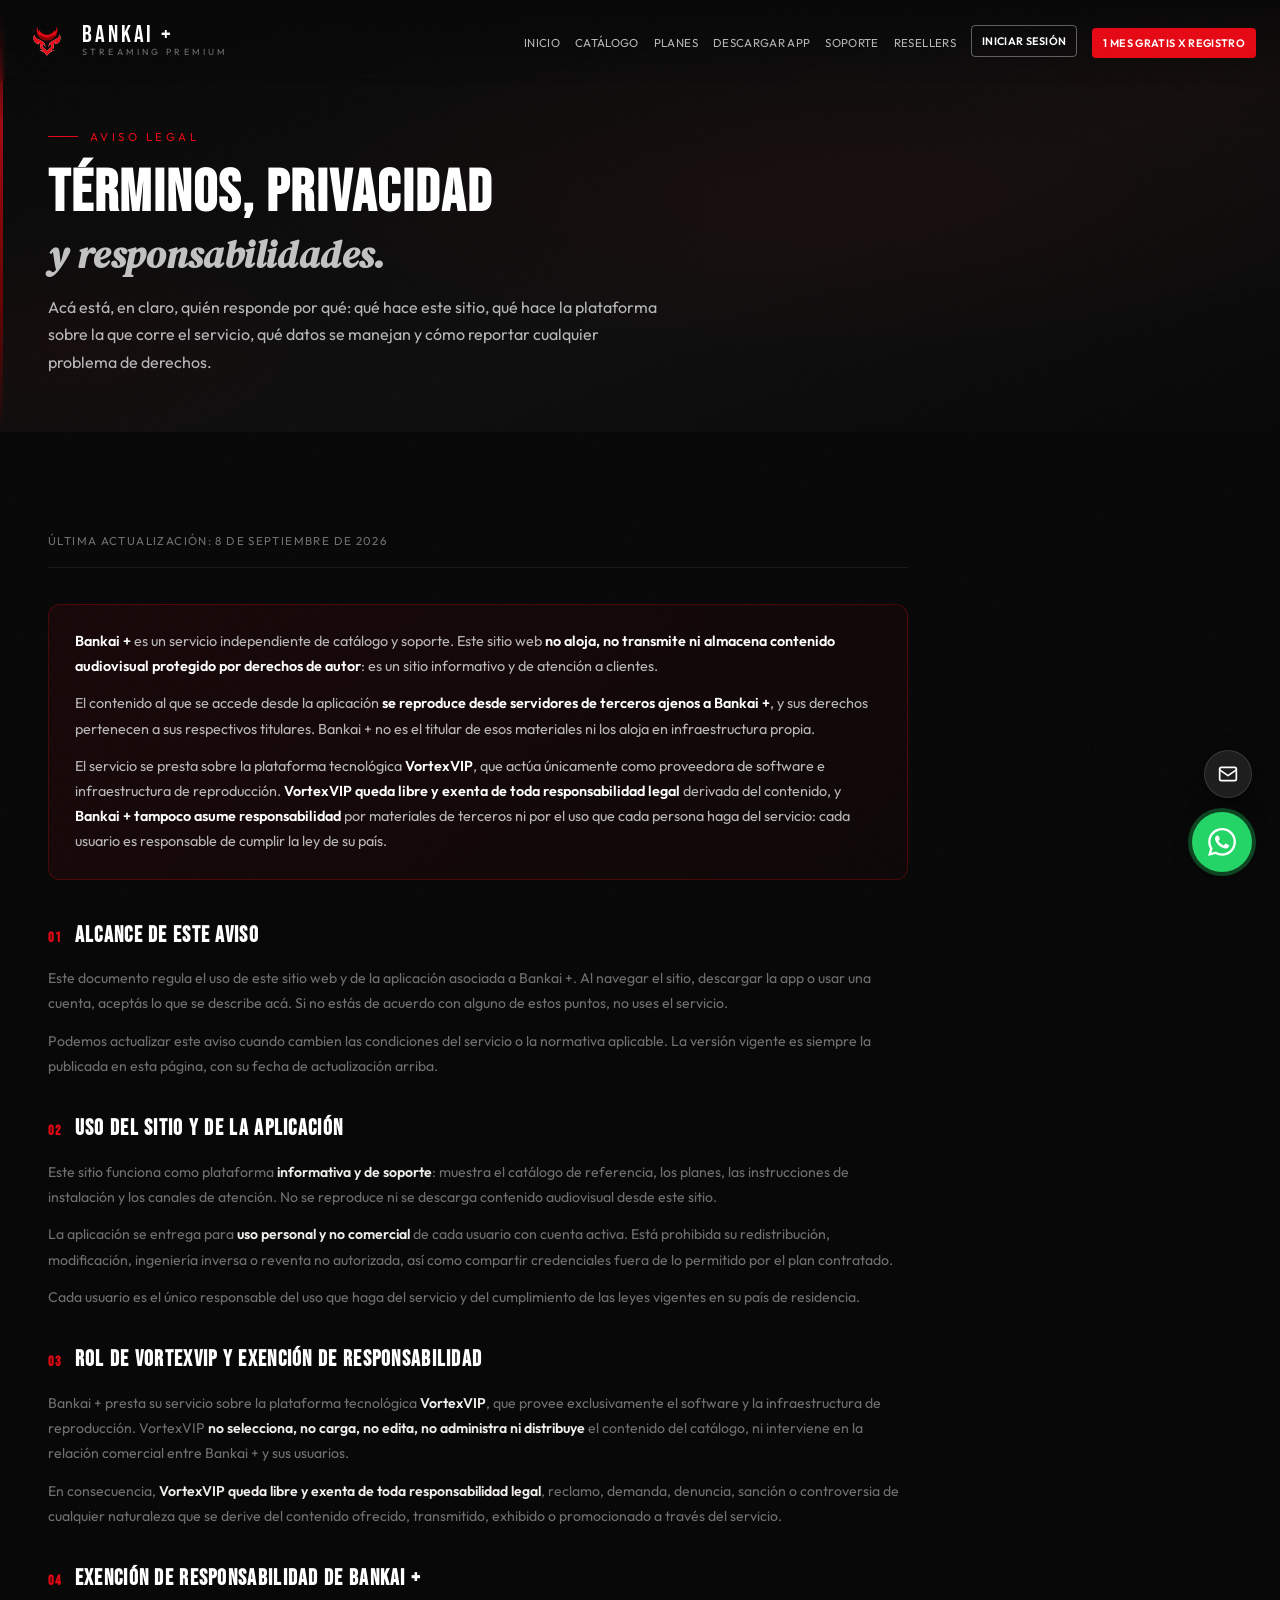
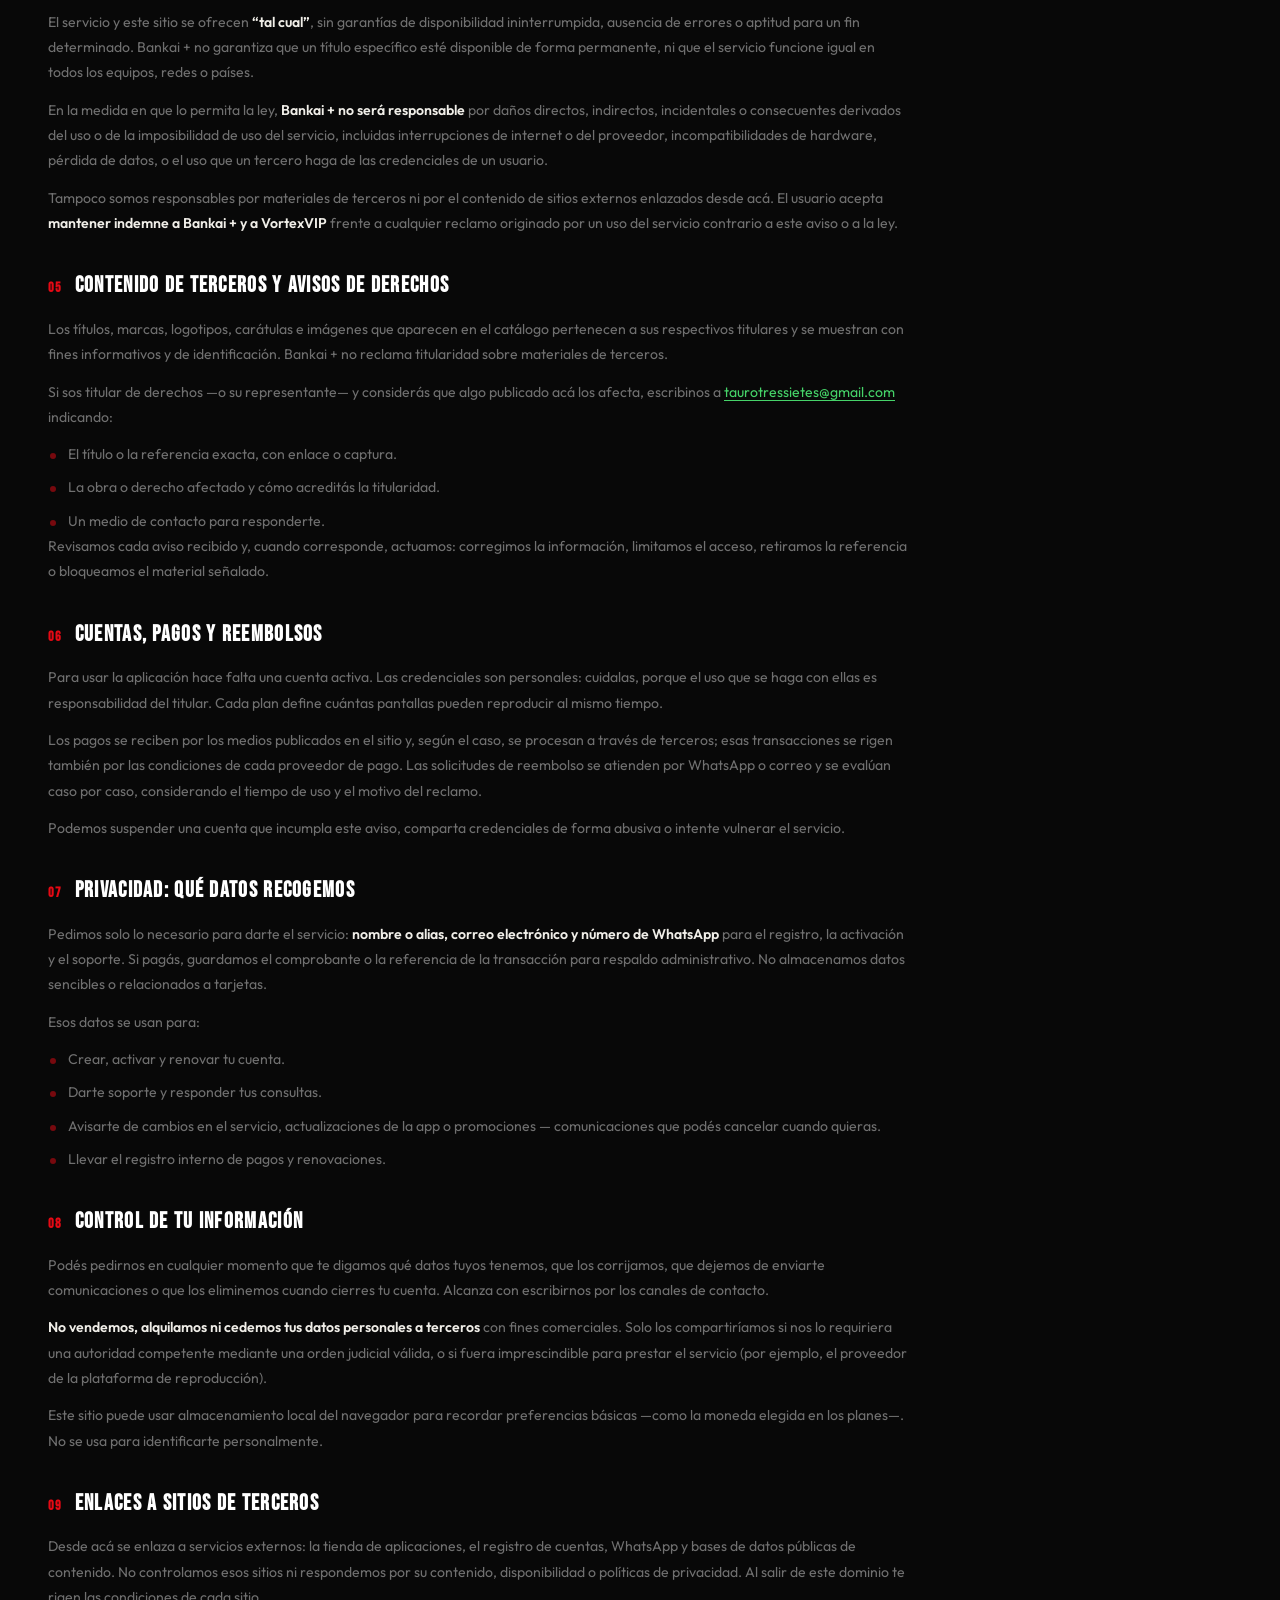
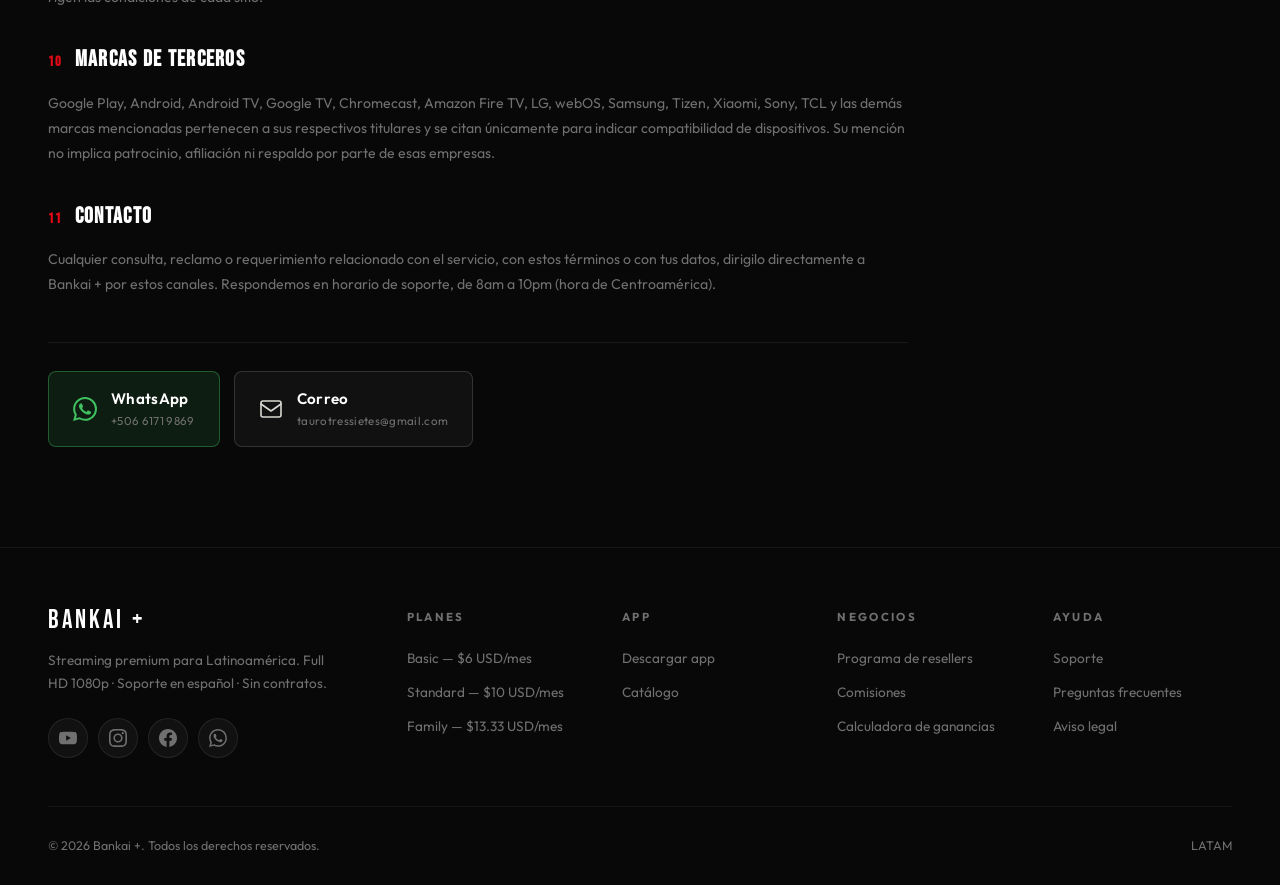
<file: legal/index.html>
<!DOCTYPE html>
<html lang="es-419">
<head>
  <meta charset="UTF-8">
  <meta name="viewport" content="width=device-width, initial-scale=1.0">
  <title>Aviso legal y privacidad | Bankai +</title>

  <!-- SEO Meta Tags -->
  <meta name="description" content="Aviso legal, términos de uso y política de privacidad de Bankai +: titularidad del contenido, rol de la plataforma VortexVIP, avisos de derechos, pagos y reembolsos, y tratamiento de datos.">
  <meta name="author" content="Bankai +">
  <meta name="robots" content="index, follow">
  <link rel="canonical" href="https://www.bankaiplus.com/legal">
  <meta name="theme-color" content="#E50914">
  <link rel="icon" type="image/svg+xml" href="../images/logo/logo.svg">
  <link rel="apple-touch-icon" href="../images/logo/logo.svg">

  <!-- Open Graph -->
  <meta property="og:type" content="website">
  <meta property="og:url" content="https://www.bankaiplus.com/legal">
  <meta property="og:title" content="Aviso legal y privacidad | Bankai +">
  <meta property="og:description" content="Términos de uso, exención de responsabilidad y política de privacidad de Bankai +.">
  <meta property="og:image" content="https://www.bankaiplus.com/images/og.jpg">
  <meta property="og:locale" content="es_LA">
  <meta property="og:site_name" content="Bankai +">

  <!-- Fuentes -->
  <link rel="preconnect" href="https://fonts.googleapis.com">
  <link rel="preconnect" href="https://fonts.gstatic.com" crossorigin>
  <link href="https://fonts.googleapis.com/css2?family=Bebas+Neue&family=Outfit:wght@300;400;500;600;700&family=DM+Serif+Display:ital@0;1&display=swap" rel="stylesheet">

  <!-- CSS -->
  <link rel="stylesheet" href="../css/variables.css">
  <link rel="stylesheet" href="../css/base.css">
  <link rel="stylesheet" href="../css/nav.css">
  <link rel="stylesheet" href="../css/sections.css">
  <link rel="stylesheet" href="../css/footer.css">
  <link rel="stylesheet" href="../css/social.css">
  <link rel="stylesheet" href="../css/responsive.css">
  <link rel="stylesheet" href="../css/info-pages.css">
  <link rel="stylesheet" href="../css/floating-btns.css">
</head>
<body>

<!-- ══════════════════════════════════════════════════════════
     NAV
═══════════════════════════════════════════════════════════ -->
<nav aria-label="Navegación principal">
  <a href="../index.html" class="logo" aria-label="Bankai + — inicio">
    <div class="logo-mark" aria-hidden="true">
      <img src="../images/logo/logo.svg" alt="Bankai + Logo" style="width: 100%; height: 100%; object-fit: contain;">
    </div>
    <div>
      <div class="logo-text">Bankai +</div>
      <div class="logo-sub">Streaming Premium</div>
    </div>
  </a>

  <ul class="nav-links" role="list">
    <li><a href="../index.html">Inicio</a></li>
    <li><a href="../catalog">Catálogo</a></li>
    <li><a href="../index.html#pricing">Planes</a></li>
    <li><a href="../descargar">Descargar App</a></li>
    <li><a href="../soporte">Soporte</a></li>
    <li><a href="../resellers">Resellers</a></li>
    <li data-web-link="/"><a href="https://ver.bankaiplus.com/" class="nav-login">Iniciar sesión</a></li>
    <li><a href="https://app.vortexvip.org/register?code=hMXSHQE8P4" class="nav-cta" target="_blank" rel="noopener">1 Mes Gratis x Registro</a></li>
  </ul>

  <button class="nav-hamburger" aria-label="Abrir menú" aria-expanded="false" aria-controls="nav-mobile">
    <span></span><span></span><span></span>
  </button>
</nav>

<nav class="nav-mobile" id="nav-mobile" aria-label="Menú móvil">
  <a href="../index.html">Inicio</a>
  <a href="../catalog">Catálogo</a>
  <a href="../index.html#pricing">Planes</a>
  <a href="../descargar">Descargar App</a>
  <a href="../soporte">Soporte</a>
  <a href="../resellers">Resellers</a>
  <a href="https://ver.bankaiplus.com/" class="nav-login-mobile" data-web-link="/">Iniciar sesión</a>
  <a href="https://app.vortexvip.org/register?code=hMXSHQE8P4" class="nav-cta-mobile" target="_blank" rel="noopener">1 Mes Gratis x Registro</a>
</nav>

<!-- ══════════════════════════════════════════════════════════
     HERO
═══════════════════════════════════════════════════════════ -->
<header class="info-hero" aria-labelledby="legal-heading">
  <div class="info-hero-bg" aria-hidden="true"></div>

  <div class="info-hero-inner">
    <div class="section-label" aria-hidden="true">Aviso legal</div>

    <h1 class="info-title" id="legal-heading">
      Términos, privacidad
      <span>y responsabilidades.</span>
    </h1>

    <p class="info-sub">
      Acá está, en claro, quién responde por qué: qué hace este sitio, qué
      hace la plataforma sobre la que corre el servicio, qué datos se
      manejan y cómo reportar cualquier problema de derechos.
    </p>
  </div>
</header>

<!-- ══════════════════════════════════════════════════════════
     DOCUMENTO
═══════════════════════════════════════════════════════════ -->
<main class="section legal-doc">
  <div class="legal-inner">

    <p class="legal-updated">Última actualización: 8 de septiembre de 2026</p>

    <!-- Lo esencial, destacado -->
    <div class="legal-callout">
      <p>
        <strong>Bankai +</strong> es un servicio independiente de catálogo y
        soporte. Este sitio web <strong>no aloja, no transmite ni almacena
        contenido audiovisual protegido por derechos de autor</strong>: es un
        sitio informativo y de atención a clientes.
      </p>
      <p>
        El contenido al que se accede desde la aplicación <strong>se reproduce
        desde servidores de terceros ajenos a Bankai +</strong>, y sus derechos
        pertenecen a sus respectivos titulares. Bankai + no es el titular de
        esos materiales ni los aloja en infraestructura propia.
      </p>
      <p>
        El servicio se presta sobre la plataforma tecnológica
        <strong>VortexVIP</strong>, que actúa únicamente como proveedora de
        software e infraestructura de reproducción. <strong>VortexVIP queda
        libre y exenta de toda responsabilidad legal</strong> derivada del
        contenido, y <strong>Bankai + tampoco asume responsabilidad</strong> por
        materiales de terceros ni por el uso que cada persona haga del servicio:
        cada usuario es responsable de cumplir la ley de su país.
      </p>
    </div>

    <!-- 1 -->
    <section class="legal-block">
      <h2><span class="legal-n">01</span> Alcance de este aviso</h2>
      <p>
        Este documento regula el uso de este sitio web y de la aplicación
        asociada a Bankai +. Al navegar el sitio, descargar la app o usar una
        cuenta, aceptás lo que se describe acá. Si no estás de acuerdo con
        alguno de estos puntos, no uses el servicio.
      </p>
      <p>
        Podemos actualizar este aviso cuando cambien las condiciones del
        servicio o la normativa aplicable. La versión vigente es siempre la
        publicada en esta página, con su fecha de actualización arriba.
      </p>
    </section>

    <!-- 2 -->
    <section class="legal-block">
      <h2><span class="legal-n">02</span> Uso del sitio y de la aplicación</h2>
      <p>
        Este sitio funciona como plataforma <strong>informativa y de
        soporte</strong>: muestra el catálogo de referencia, los planes, las
        instrucciones de instalación y los canales de atención. No se reproduce
        ni se descarga contenido audiovisual desde este sitio.
      </p>
      <p>
        La aplicación se entrega para <strong>uso personal y no comercial</strong>
        de cada usuario con cuenta activa. Está prohibida su redistribución,
        modificación, ingeniería inversa o reventa no autorizada, así como
        compartir credenciales fuera de lo permitido por el plan contratado.
      </p>
      <p>
        Cada usuario es el único responsable del uso que haga del servicio y del
        cumplimiento de las leyes vigentes en su país de residencia.
      </p>
    </section>

    <!-- 3 -->
    <section class="legal-block">
      <h2><span class="legal-n">03</span> Rol de VortexVIP y exención de responsabilidad</h2>
      <p>
        Bankai + presta su servicio sobre la plataforma tecnológica
        <strong>VortexVIP</strong>, que provee exclusivamente el software y la
        infraestructura de reproducción. VortexVIP <strong>no selecciona, no
        carga, no edita, no administra ni distribuye</strong> el contenido del
        catálogo, ni interviene en la relación comercial entre Bankai + y sus
        usuarios.
      </p>
      <p>
        En consecuencia, <strong>VortexVIP queda libre y exenta de toda
        responsabilidad legal</strong>, reclamo, demanda, denuncia, sanción o
        controversia de cualquier naturaleza que se derive del contenido
        ofrecido, transmitido, exhibido o promocionado a través del servicio.
      </p>
    </section>

    <!-- 4 -->
    <section class="legal-block">
      <h2><span class="legal-n">04</span> Exención de responsabilidad de Bankai +</h2>
      <p>
        El servicio y este sitio se ofrecen <strong>“tal cual”</strong>, sin
        garantías de disponibilidad ininterrumpida, ausencia de errores o
        aptitud para un fin determinado. Bankai + no garantiza que un título
        específico esté disponible de forma permanente, ni que el servicio
        funcione igual en todos los equipos, redes o países.
      </p>
      <p>
        En la medida en que lo permita la ley, <strong>Bankai + no será
        responsable</strong> por daños directos, indirectos, incidentales o
        consecuentes derivados del uso o de la imposibilidad de uso del
        servicio, incluidas interrupciones de internet o del proveedor,
        incompatibilidades de hardware, pérdida de datos, o el uso que un
        tercero haga de las credenciales de un usuario.
      </p>
      <p>
        Tampoco somos responsables por materiales de terceros ni por el
        contenido de sitios externos enlazados desde acá. El usuario acepta
        <strong>mantener indemne a Bankai + y a VortexVIP</strong> frente a
        cualquier reclamo originado por un uso del servicio contrario a este
        aviso o a la ley.
      </p>
    </section>

    <!-- 5 -->
    <section class="legal-block">
      <h2><span class="legal-n">05</span> Contenido de terceros y avisos de derechos</h2>
      <p>
        Los títulos, marcas, logotipos, carátulas e imágenes que aparecen en el
        catálogo pertenecen a sus respectivos titulares y se muestran con fines
        informativos y de identificación. Bankai + no reclama titularidad sobre
        materiales de terceros.
      </p>
      <p>
        Si sos titular de derechos —o su representante— y considerás que algo
        publicado acá los afecta, escribinos a
        <a href="mailto:taurotressietes@gmail.com?subject=Aviso%20de%20derechos%20-%20Bankai%20%2B" data-cfg="contact.email">taurotressietes@gmail.com</a>
        indicando:
      </p>
      <ul>
        <li>El título o la referencia exacta, con enlace o captura.</li>
        <li>La obra o derecho afectado y cómo acreditás la titularidad.</li>
        <li>Un medio de contacto para responderte.</li>
      </ul>
      <p>
        Revisamos cada aviso recibido y, cuando corresponde, actuamos:
        corregimos la información, limitamos el acceso, retiramos la referencia
        o bloqueamos el material señalado.
      </p>
    </section>

    <!-- 6 -->
    <section class="legal-block">
      <h2><span class="legal-n">06</span> Cuentas, pagos y reembolsos</h2>
      <p>
        Para usar la aplicación hace falta una cuenta activa. Las credenciales
        son personales: cuidalas, porque el uso que se haga con ellas es
        responsabilidad del titular. Cada plan define cuántas pantallas pueden
        reproducir al mismo tiempo.
      </p>
      <p>
        Los pagos se reciben por los medios publicados en el sitio y, según el
        caso, se procesan a través de terceros; esas transacciones se rigen
        también por las condiciones de cada proveedor de pago. Las solicitudes
        de reembolso se atienden por WhatsApp o correo y se evalúan caso por
        caso, considerando el tiempo de uso y el motivo del reclamo.
      </p>
      <p>
        Podemos suspender una cuenta que incumpla este aviso, comparta
        credenciales de forma abusiva o intente vulnerar el servicio.
      </p>
    </section>

    <!-- 7 -->
    <section class="legal-block">
      <h2><span class="legal-n">07</span> Privacidad: qué datos recogemos</h2>
      <p>
        Pedimos solo lo necesario para darte el servicio: <strong>nombre o alias,
        correo electrónico y número de WhatsApp</strong> para el registro, la
        activación y el soporte. Si pagás, guardamos el comprobante o la
        referencia de la transacción para respaldo administrativo. No almacenamos
        datos sencibles o relacionados a tarjetas.
      </p>
      <p>Esos datos se usan para:</p>
      <ul>
        <li>Crear, activar y renovar tu cuenta.</li>
        <li>Darte soporte y responder tus consultas.</li>
        <li>Avisarte de cambios en el servicio, actualizaciones de la app o promociones — comunicaciones que podés cancelar cuando quieras.</li>
        <li>Llevar el registro interno de pagos y renovaciones.</li>
      </ul>
    </section>

    <!-- 8 -->
    <section class="legal-block">
      <h2><span class="legal-n">08</span> Control de tu información</h2>
      <p>
        Podés pedirnos en cualquier momento que te digamos qué datos tuyos
        tenemos, que los corrijamos, que dejemos de enviarte comunicaciones o
        que los eliminemos cuando cierres tu cuenta. Alcanza con escribirnos por
        los canales de contacto.
      </p>
      <p>
        <strong>No vendemos, alquilamos ni cedemos tus datos personales a
        terceros</strong> con fines comerciales. Solo los compartiríamos si nos
        lo requiriera una autoridad competente mediante una orden judicial
        válida, o si fuera imprescindible para prestar el servicio (por ejemplo,
        el proveedor de la plataforma de reproducción).
      </p>
      <p>
        Este sitio puede usar almacenamiento local del navegador para recordar
        preferencias básicas —como la moneda elegida en los planes—. No se usa
        para identificarte personalmente.
      </p>
    </section>

    <!-- 9 -->
    <section class="legal-block">
      <h2><span class="legal-n">09</span> Enlaces a sitios de terceros</h2>
      <p>
        Desde acá se enlaza a servicios externos: la tienda de aplicaciones, el
        registro de cuentas, WhatsApp y bases de datos públicas de contenido. 
        No controlamos esos sitios ni respondemos por su contenido,
        disponibilidad o políticas de privacidad. Al salir de este dominio te
        rigen las condiciones de cada sitio.
      </p>
    </section>

    <!-- 10 -->
    <section class="legal-block">
      <h2><span class="legal-n">10</span> Marcas de terceros</h2>
      <p>
        Google Play, Android, Android TV, Google TV, Chromecast, Amazon Fire TV,
        LG, webOS, Samsung, Tizen, Xiaomi, Sony, TCL y las demás marcas
        mencionadas pertenecen a sus respectivos titulares y se citan
        únicamente para indicar compatibilidad de dispositivos. Su mención no
        implica patrocinio, afiliación ni respaldo por parte de esas empresas.
      </p>
    </section>

    <!-- 11 -->
    <section class="legal-block">
      <h2><span class="legal-n">11</span> Contacto</h2>
      <p>
        Cualquier consulta, reclamo o requerimiento relacionado con el servicio,
        con estos términos o con tus datos, dirigilo directamente a Bankai + por
        estos canales. Respondemos en horario de soporte, de 8am a 10pm (hora de Centroamérica).
      </p>
    </section>

    <div class="legal-contact">
      <a class="support-channel support-channel--wa"
         href="https://wa.me/50661719869?text=Hola%2C%20tengo%20una%20consulta%20legal%20o%20de%20privacidad"
         target="_blank" rel="noopener">
        <svg class="support-channel-icon" viewBox="0 0 24 24" fill="currentColor" aria-hidden="true">
          <path d="M17.472 14.382c-.297-.149-1.758-.867-2.03-.967-.273-.099-.471-.148-.67.15-.197.297-.767.966-.94 1.164-.173.199-.347.223-.644.075-.297-.15-1.255-.463-2.39-1.475-.883-.788-1.48-1.761-1.653-2.059-.173-.297-.018-.458.13-.606.134-.133.298-.347.446-.52.149-.174.198-.298.298-.497.099-.198.05-.371-.025-.52-.075-.149-.669-1.612-.916-2.207-.242-.579-.487-.5-.669-.51-.173-.008-.371-.01-.57-.01-.198 0-.52.074-.792.372-.272.297-1.04 1.016-1.04 2.479 0 1.462 1.065 2.875 1.213 3.074.149.198 2.096 3.2 5.077 4.487.709.306 1.262.489 1.694.625.712.227 1.36.195 1.871.118.571-.085 1.758-.719 2.006-1.413.248-.694.248-1.289.173-1.413-.074-.124-.272-.198-.57-.347m-5.421 7.403h-.004a9.87 9.87 0 01-5.031-1.378l-.361-.214-3.741.982.998-3.648-.235-.374a9.86 9.86 0 01-1.51-5.26c.001-5.45 4.436-9.884 9.888-9.884 2.64 0 5.122 1.03 6.988 2.898a9.825 9.825 0 012.893 6.994c-.003 5.45-4.437 9.884-9.885 9.884m8.413-18.297A11.815 11.815 0 0012.05 0C5.495 0 .16 5.335.157 11.892c0 2.096.547 4.142 1.588 5.945L.057 24l6.305-1.654a11.882 11.882 0 005.683 1.448h.005c6.554 0 11.89-5.335 11.893-11.893a11.821 11.821 0 00-3.48-8.413z"/>
        </svg>
        <span class="support-channel-text">
          <span class="support-channel-main">WhatsApp</span>
          <span class="support-channel-sub">+506 6171 9869</span>
        </span>
      </a>

      <a class="support-channel" href="mailto:taurotressietes@gmail.com?subject=Consulta%20legal%20-%20Bankai%20%2B">
        <svg class="support-channel-icon" viewBox="0 0 24 24" fill="none" stroke="currentColor" stroke-width="1.6" stroke-linecap="round" stroke-linejoin="round" aria-hidden="true">
          <rect x="2" y="4" width="20" height="16" rx="2"/><path d="M22 7l-10 7L2 7"/>
        </svg>
        <span class="support-channel-text">
          <span class="support-channel-main">Correo</span>
          <span class="support-channel-sub" data-cfg="contact.email">taurotressietes@gmail.com</span>
        </span>
      </a>
    </div>

  </div>
</main>

<!-- ══════════════════════════════════════════════════════════
     FOOTER
═══════════════════════════════════════════════════════════ -->
<footer aria-label="Pie de página">
  <div class="footer-grid">
    <div class="footer-brand">
      <div class="logo-text">Bankai +</div>
      <p>
        Streaming premium para Latinoamérica.
        Full HD 1080p · Soporte en español · Sin contratos.
      </p>
      <!-- Redes sociales — los iconos los dibuja js/config-bind.js con
           CONFIG.social. Para sumar o quitar una red se edita
           js/config.js, nunca este HTML. -->
      <div class="footer-social" data-social-links></div>
    </div>

    <div class="footer-col">
      <h4>Planes</h4>
      <ul>
        <li><a href="../index.html#pricing">Basic — $<span data-cfg-price="basic">6</span> USD/mes</a></li>
        <li><a href="../index.html#pricing">Standard — $<span data-cfg-price="standard">10</span> USD/mes</a></li>
        <li><a href="../index.html#pricing">Family — $<span data-cfg-price="family">13.33</span> USD/mes</a></li>
      </ul>
    </div>

    <div class="footer-col">
      <h4>App</h4>
      <ul>
        <li><a href="../descargar">Descargar app</a></li>
        <li><a href="../catalog">Catálogo</a></li>
      </ul>
    </div>

    <div class="footer-col">
      <h4>Negocios</h4>
      <ul>
        <li><a href="../resellers">Programa de resellers</a></li>
        <li><a href="../resellers#comisiones">Comisiones</a></li>
        <li><a href="../resellers#calculadora">Calculadora de ganancias</a></li>
      </ul>
    </div>

    <div class="footer-col">
      <h4>Ayuda</h4>
      <ul>
        <li><a href="../soporte">Soporte</a></li>
        <li><a href="../index.html#faq">Preguntas frecuentes</a></li>
        <li><a href="./">Aviso legal</a></li>
      </ul>
    </div>
  </div>

  <div class="footer-bottom">
    <span>© 2026 Bankai +. Todos los derechos reservados.</span>
    <span class="footer-region">LATAM</span>
  </div>
</footer>

<!-- ══════════════════════════════════════════════════════════
     BOTONES FLOTANTES
═══════════════════════════════════════════════════════════ -->
<div class="floating-btns" aria-label="Contacto rápido">
  <button type="button" class="float-btn float-btn-top" aria-label="Volver arriba" title="Volver arriba">
    <svg width="20" height="20" viewBox="0 0 24 24" fill="none" stroke="currentColor" stroke-width="2" stroke-linecap="round" stroke-linejoin="round">
      <line x1="12" y1="19" x2="12" y2="5"/>
      <polyline points="5 12 12 5 19 12"/>
    </svg>
    <span class="float-btn-tooltip">Volver arriba</span>
  </button>

  <a href="mailto:taurotressietes@gmail.com?subject=Consulta%20legal%20-%20Bankai%20%2B"
     class="float-btn float-btn-email" aria-label="Enviar correo electrónico" title="Escribinos por correo">
    <svg width="24" height="24" viewBox="0 0 24 24" fill="none" stroke="currentColor" stroke-width="2" stroke-linecap="round" stroke-linejoin="round">
      <rect x="2" y="4" width="20" height="16" rx="2"/>
      <path d="M22 7l-10 7L2 7"/>
    </svg>
    <span class="float-btn-tooltip">Correo</span>
  </a>

  <a href="https://wa.me/50661719869?text=Hola%2C%20tengo%20una%20consulta%20sobre%20Bankai%20%2B%20%E2%9A%94%EF%B8%8F"
     class="float-btn float-btn-whatsapp" target="_blank" rel="noopener noreferrer"
     aria-label="Contactar por WhatsApp" title="Contactanos por WhatsApp">
    <svg width="24" height="24" viewBox="0 0 24 24" fill="currentColor">
      <path d="M17.472 14.382c-.297-.149-1.758-.867-2.03-.967-.273-.099-.471-.148-.67.15-.197.297-.767.966-.94 1.164-.173.199-.347.223-.644.075-.297-.15-1.255-.463-2.39-1.475-.883-.788-1.48-1.761-1.653-2.059-.173-.297-.018-.458.13-.606.134-.133.298-.347.446-.52.149-.174.198-.298.298-.497.099-.198.05-.371-.025-.52-.075-.149-.669-1.612-.916-2.207-.242-.579-.487-.5-.669-.51-.173-.008-.371-.01-.57-.01-.198 0-.52.074-.792.372-.272.297-1.04 1.016-1.04 2.479 0 1.462 1.065 2.875 1.213 3.074.149.198 2.096 3.2 5.077 4.487.709.306 1.262.489 1.694.625.712.227 1.36.195 1.871.118.571-.085 1.758-.719 2.006-1.413.248-.694.248-1.289.173-1.413-.074-.124-.272-.198-.57-.347m-5.421 7.403h-.004a9.87 9.87 0 01-5.031-1.378l-.361-.214-3.741.982.998-3.648-.235-.374a9.86 9.86 0 01-1.51-5.26c.001-5.45 4.436-9.884 9.888-9.884 2.64 0 5.122 1.03 6.988 2.898a9.825 9.825 0 012.893 6.994c-.003 5.45-4.437 9.884-9.885 9.884m8.413-18.297A11.815 11.815 0 0012.05 0C5.495 0 .16 5.335.157 11.892c0 2.096.547 4.142 1.588 5.945L.057 24l6.305-1.654a11.882 11.882 0 005.683 1.448h.005c6.554 0 11.89-5.335 11.893-11.893a11.821 11.821 0 00-3.48-8.413z"/>
    </svg>
    <span class="float-btn-tooltip">WhatsApp</span>
  </a>
</div>

<script src="../js/config.js"></script>
<script src="../js/config-bind.js"></script>
<script src="../js/nav.js"></script>
<script src="../js/floating-btns.js"></script>
</body>
</html>
</file>
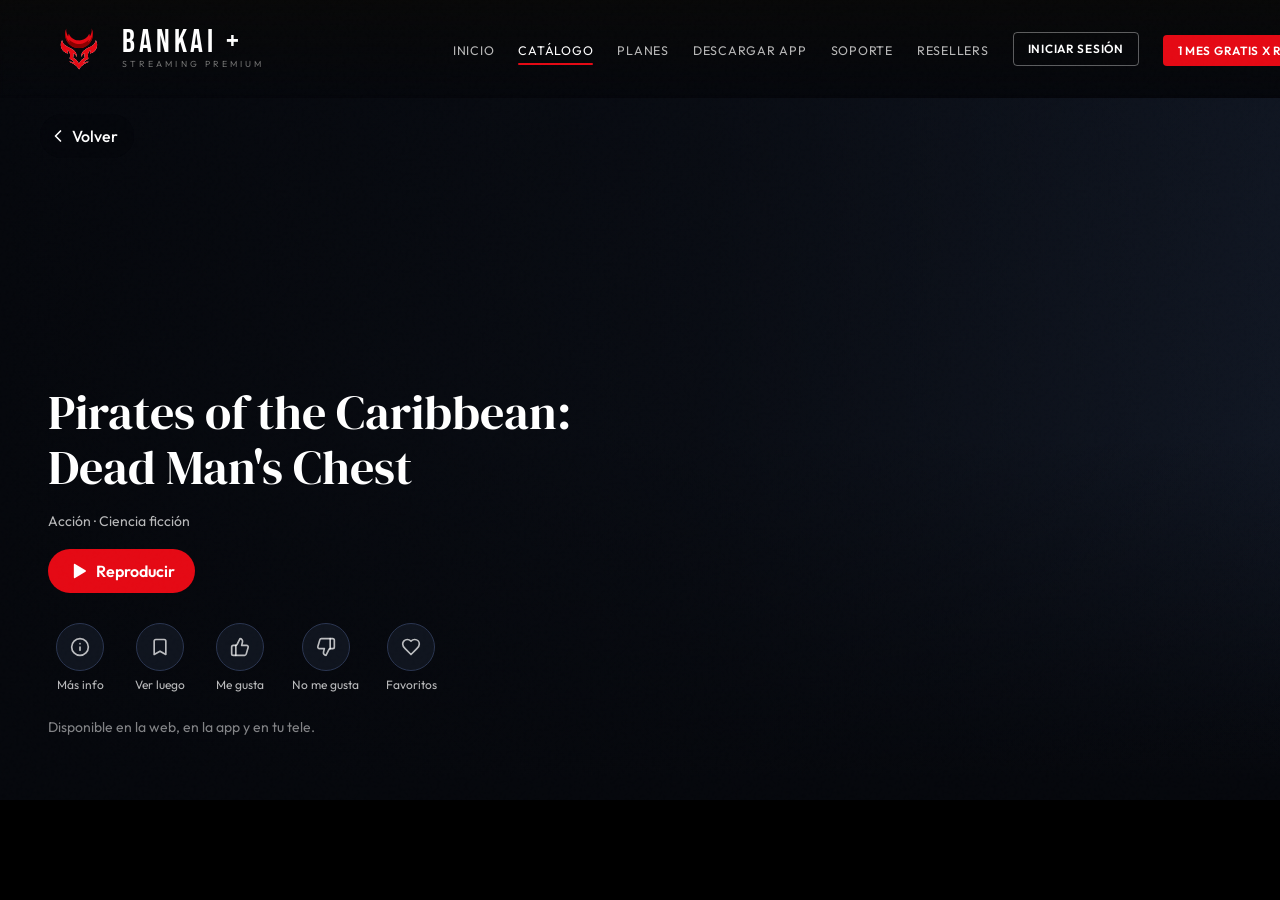
<file: _probe.html>
<!DOCTYPE html><html><head><meta charset="utf-8"><title>p</title><style>html,body{margin:0;background:#000}iframe{border:0;display:block}</style></head><body>
<iframe id="f" src="/catalog/" width="1400" height="800"></iframe>
<script>
var f=document.getElementById('f');
f.addEventListener('load',function(){
  var n=0, t=setInterval(function(){
    var d=f.contentDocument, card=d.querySelector('.catalog-item');
    if(card){ clearInterval(t); card.click();
      setTimeout(function(){ var p=d.querySelector('.btn-play'); if(p) p.click(); },1500);
      setTimeout(function(){
        var b=d.querySelector('.btn-register');
        var pw=d.querySelector('.player-paywall');
        document.title=(b?('boton w='+Math.round(b.getBoundingClientRect().width)+' h='+Math.round(b.getBoundingClientRect().height)):'sin boton')
          +' | paywall visible='+(pw? getComputedStyle(pw).display+'/'+ (pw.offsetParent!==null) :'no');
      },7000);
    }
    if(++n>60) clearInterval(t);
  },200);
});
</script></body></html>
</file>
<file: css/variables.css>
/**
 * ============================================================
 * BANKAI + — VARIABLES CSS
 * ============================================================
 * Cambiá los colores aquí para actualizar todo el sitio.
 *
 * LÓGICA DE COLOR (psicología de conversión):
 *   --red-*     → Rojo en CTAs primarios = urgencia + acción inmediata
 *                 (Netflix usa exactamente esto para sus botones de suscripción)
 *   --gold-*    → Dorado solo para el logo y la identidad de marca = exclusividad
 *                 de marca. Lo que nos diferencia de Netflix y HBO.
 *   --dark-*    → Negro cinematográfico como HBO = premium, sin saturar
 *   --white / --text-* → Texto limpio de alto contraste
 * ============================================================
 */

:root {
  /* ── Acción / CTAs primarios (rojo Netflix-style) ── */
  --red:          #E50914;   /* Rojo CTA principal — máxima urgencia */
  --red-hover:    #FF1A27;   /* Rojo hover — más brillante */
  --red-dim:      #8B0000;   /* Rojo oscuro — badges de oferta, acentos sutiles */
  --red-glow:     rgba(229,9,20,0.25);   /* Glow para sombras */

  /* ── Identidad de marca (dorado Bankai +) ── */
  --gold:         #C8952A;   /* Dorado logo y marca Bankai + — NO usar en botones CTA */
  --gold-light:   #E8B84B;   /* Dorado hover logo */
  --gold-dim:     #7A5A1A;   /* Dorado sutil — bordes decorativos */

  /* ── Fondos (negro cinematográfico HBO-style) ── */
  --dark:         #080808;   /* Negro base — más puro que antes */
  --dark2:        #0F0F0F;   /* Secciones alternas */
  --dark3:        #161616;   /* Cards, hover backgrounds */
  --dark4:        #1E1E1E;   /* Tags, elementos elevados */
  --dark5:        #242424;   /* Bordes visibles */

  /* ── Texto ── */
  --white:        #FFFFFF;   /* Texto principal — máximo contraste */
  --cream:        #F0EEE8;   /* Texto principal suave — headings */
  --text-body:    #B8B8B8;   /* Texto de párrafos */
  --text-muted:   #707070;   /* Texto secundario, labels, placeholders */

  /* ── Acento secundario: para badges "disponible", éxitos ── */
  --green:        #46D369;   /* Verde Netflix para badges "disponible" */

  /* ── Tipografías ── */
  --font-display: 'Bebas Neue', sans-serif;
  --font-serif:   'DM Serif Display', serif;
  --font-body:    'Outfit', sans-serif;

  /* ── Contenedor global ── */
  /* Todas las secciones limitan su contenido a este ancho máximo.
     El fondo (background) sigue siendo full-width.
     Esto evita que el contenido se separe en pantallas anchas o al hacer zoom. */
  --max-width: 1400px;
  --section-padding: 100px 48px;
  --section-padding-mobile: 70px 24px;
  --section-padding-small: 60px 20px;

  /* ── Radios ── */
  --radius-sm:  4px;
  --radius-md:  8px;
  --radius-lg:  12px;

  /* ── Transiciones ── */
  --transition: 0.2s ease;
  --transition-slow: 0.4s ease;
}
</file>
<file: css/base.css>
/**
 * BANKAI + — BASE
 * Reset, estilos globales y utilitarios
 */

*, *::before, *::after {
  box-sizing: border-box;
  margin: 0;
  padding: 0;
}

html {
  scroll-behavior: smooth;
  -webkit-text-size-adjust: 100%;
}

body {
  background-color: var(--dark);
  color: var(--white);
  font-family: var(--font-body);
  font-weight: 400;
  overflow-x: hidden;
  line-height: 1.5;
}

img {
  max-width: 100%;
  height: auto;
  display: block;
}

a {
  color: inherit;
}

/* ── Grain overlay ── */
body::before {
  content: '';
  position: fixed;
  inset: 0;
  background-image: url("data:image/svg+xml,%3Csvg viewBox='0 0 256 256' xmlns='http://www.w3.org/2000/svg'%3E%3Cfilter id='noise'%3E%3CfeTurbulence type='fractalNoise' baseFrequency='0.9' numOctaves='4' stitchTiles='stitch'/%3E%3C/filter%3E%3Crect width='100%25' height='100%25' filter='url(%23noise)' opacity='0.04'/%3E%3C/svg%3E");
  pointer-events: none;
  z-index: 9999;
  opacity: 0.4;
}

/* ── Secciones generales ── */
.section {
  padding: var(--section-padding);
  position: relative;
  /* Contenedor centrado: padding lateral crece en pantallas anchas
     para que el contenido nunca sea más ancho que --max-width */
  padding-left: max(48px, calc((100% - var(--max-width)) / 2 + 48px));
  padding-right: max(48px, calc((100% - var(--max-width)) / 2 + 48px));
}

/* ── Encabezados de sección ── */
.section-label {
  font-size: 0.72rem;
  letter-spacing: 0.3em;
  text-transform: uppercase;
  color: var(--red);
  margin-bottom: 16px;
  display: flex;
  align-items: center;
  gap: 12px;
}

.section-label::before {
  content: '';
  width: 30px;
  height: 1px;
  background: var(--red);
  flex-shrink: 0;
}

.section-title {
  font-family: var(--font-serif);
  font-size: clamp(2rem, 4vw, 3.2rem);
  line-height: 1.15;
  color: var(--white);
  margin-bottom: 16px;
}

.section-title em {
  font-style: italic;
  color: var(--cream);
}

.section-subtitle {
  color: var(--text-body);
  font-size: 1rem;
  line-height: 1.7;
  max-width: 560px;
}

/* ── Botones globales ── */
.btn-primary {
  display: inline-block;
  background: var(--red);
  color: var(--white);
  padding: 16px 36px;
  border-radius: var(--radius-sm);
  font-weight: 700;
  font-size: 0.9rem;
  letter-spacing: 0.06em;
  text-transform: uppercase;
  text-decoration: none;
  transition: background var(--transition), transform var(--transition), box-shadow var(--transition);
  box-shadow: 0 4px 24px var(--red-glow);
  cursor: pointer;
  border: none;
  font-family: var(--font-body);
}

.btn-primary:hover {
  background: var(--red-hover);
  transform: translateY(-2px);
  box-shadow: 0 8px 36px rgba(229,9,20,0.4);
}

.btn-secondary {
  display: inline-block;
  background: rgba(255,255,255,0.08);
  color: var(--white);
  padding: 16px 36px;
  border-radius: var(--radius-sm);
  border: 1px solid rgba(255,255,255,0.18);
  font-weight: 500;
  font-size: 0.9rem;
  letter-spacing: 0.06em;
  text-transform: uppercase;
  text-decoration: none;
  transition: background var(--transition), border-color var(--transition);
  cursor: pointer;
  font-family: var(--font-body);
  backdrop-filter: blur(4px);
}

.btn-secondary:hover {
  background: rgba(255,255,255,0.14);
  border-color: rgba(255,255,255,0.35);
}

/* ── Scroll reveal ── */
.reveal {
  opacity: 0;
  transform: translateY(30px);
  transition: opacity 0.7s ease, transform 0.7s ease;
}

.reveal.visible {
  opacity: 1;
  transform: translateY(0);
}

/* ── Animaciones ── */
@keyframes fadeSlideUp {
  from { opacity: 0; transform: translateY(24px); }
  to   { opacity: 1; transform: translateY(0); }
}

@keyframes fadeIn {
  from { opacity: 0; }
  to   { opacity: 1; }
}

@keyframes pulse {
  0%, 100% { opacity: 1; transform: scale(1); }
  50%       { opacity: 0.5; transform: scale(1.4); }
}

@keyframes float {
  0%, 100% { transform: translateY(0); }
  50%       { transform: translateY(-10px); }
}
</file>
<file: css/nav.css>
/**
 * BANKAI + — NAVEGACIÓN
 */

nav {
  position: fixed;
  top: 0;
  left: 0;
  right: 0;
  z-index: 100;
  display: flex;
  align-items: center;
  justify-content: space-between;
  padding: 18px 48px;
  padding-left: max(48px, calc((100% - var(--max-width)) / 2 + 48px));
  padding-right: max(48px, calc((100% - var(--max-width)) / 2 + 48px));
  background: linear-gradient(to bottom, rgba(8,8,8,0.96) 0%, transparent 100%);
  backdrop-filter: blur(2px);
  transition: background var(--transition-slow), backdrop-filter var(--transition-slow);
}

nav.scrolled {
  background: rgba(8,8,8,0.98);
  backdrop-filter: blur(16px);
  border-bottom: 1px solid rgba(255,255,255,0.04);
}

/* ── Logo ── */
.logo {
  display: flex;
  align-items: center;
  gap: 12px;
  text-decoration: none;
  flex-shrink: 0;
}

.logo-mark {
  width: 62px;
  height: 62px;
}

.logo-mark svg {
  width: 100%;
  height: 100%;
}

.logo-text {
  font-family: var(--font-display);
  font-size: 2rem;
  letter-spacing: 0.12em;
  color: var(--white);
  line-height: 1;
}

.logo-sub {
  font-size: 0.55rem;
  letter-spacing: 0.35em;
  color: var(--text-muted);
  text-transform: uppercase;
  margin-top: -2px;
}

/* ── Links de navegación ── */
.nav-links {
  display: flex;
  gap: 26px; /* era 36px: con «Iniciar sesión» la fila no entraba en los 1400px del sitio */
  list-style: none;
  align-items: center;
}

.nav-links a {
  color: var(--text-body);
  text-decoration: none;
  font-size: 0.85rem;
  letter-spacing: 0.08em;
  text-transform: uppercase;
  transition: color var(--transition);
}

.nav-links a:hover { color: var(--white); }

.nav-cta {
  background: var(--red) !important;
  color: var(--white) !important;
  padding: 9px 22px !important;
  border-radius: var(--radius-sm) !important;
  font-weight: 600 !important;
  font-size: 0.8rem !important;
  transition: background var(--transition), transform 0.15s !important;
}

.nav-cta:hover {
  background: var(--red-hover) !important;
  transform: translateY(-1px);
  color: var(--white) !important;
}

/* ── «Iniciar sesión» (la web para ver, CONFIG.web.url) ──
   Al lado del CTA rojo, con borde y sin relleno: es para el que ya es
   cliente y no compite con el registro. Se va solo si no hay web. */
.nav-links a.nav-login {
  display: inline-block;
  padding: 8px 18px;
  border: 1px solid rgba(255,255,255,0.35);
  border-radius: var(--radius-sm);
  color: var(--white);
  font-weight: 600;
  font-size: 0.8rem;
  white-space: nowrap;
  transition: border-color var(--transition), background var(--transition);
}

.nav-links a.nav-login:hover {
  border-color: var(--white);
  background: rgba(255,255,255,0.08);
}

.nav-cta { white-space: nowrap; }

/* Con el teclado, el foco siempre se ve */
.nav-links a:focus-visible,
.nav-mobile a:focus-visible,
.nav-hamburger:focus-visible,
.logo:focus-visible {
  outline: 3px solid var(--gold-light);
  outline-offset: 3px;
}

/* ── Hamburger (móvil) ── */
.nav-hamburger {
  display: none;
  flex-direction: column;
  justify-content: center;
  gap: 5px;
  width: 40px;
  height: 40px;
  cursor: pointer;
  background: none;
  border: none;
  padding: 4px;
  z-index: 110;
  aria-label: "Abrir menú";
}

.nav-hamburger span {
  display: block;
  width: 100%;
  height: 2px;
  background: var(--cream);
  border-radius: 2px;
  transition: transform 0.3s ease, opacity 0.3s ease;
  transform-origin: center;
}

.nav-hamburger.open span:nth-child(1) {
  transform: translateY(7px) rotate(45deg);
}

.nav-hamburger.open span:nth-child(2) {
  opacity: 0;
  transform: scaleX(0);
}

.nav-hamburger.open span:nth-child(3) {
  transform: translateY(-7px) rotate(-45deg);
}

/* ── Menú móvil overlay ── */
.nav-mobile {
  display: none;
  position: fixed;
  top: 0;
  left: 0;
  right: 0;
  bottom: 0;
  background: rgba(10,8,4,0.98);
  backdrop-filter: blur(16px);
  z-index: 105;
  flex-direction: column;
  align-items: center;
  justify-content: center;
  gap: 8px;
  opacity: 0;
  pointer-events: none;
  transition: opacity 0.3s ease;
}

.nav-mobile.open {
  display: flex;
  opacity: 1;
  pointer-events: all;
}

.nav-mobile a {
  font-family: var(--font-display);
  font-size: 2.2rem;
  letter-spacing: 0.12em;
  color: var(--cream);
  text-decoration: none;
  text-transform: uppercase;
  transition: color var(--transition);
  padding: 8px 0;
}

.nav-mobile a:hover { color: var(--red); }

/* «Iniciar sesión» en el menú del celular: con borde, arriba del registro */
.nav-mobile .nav-login-mobile {
  margin-top: 20px;
  padding: 12px 40px;
  border: 1px solid rgba(240,238,232,0.4);
  border-radius: var(--radius-sm);
  font-size: 1.6rem;
}

.nav-mobile .nav-login-mobile:hover {
  border-color: var(--red);
}

.nav-mobile .nav-login-mobile + .nav-cta-mobile { margin-top: 12px; }

.nav-mobile .nav-cta-mobile {
  margin-top: 20px;
  background: var(--red);
  color: var(--white) !important;
  padding: 16px 48px;
  border-radius: var(--radius-sm);
  font-family: var(--font-display);
  font-size: 1.6rem !important;
}

/* ── Pestaña de la página en la que estás ──
   La rayita roja debajo del tab actual (catálogo, descargar app...) */
.nav-links a[aria-current="page"],
.nav-mobile a[aria-current="page"] {
  color: var(--white);
  position: relative;
}

.nav-links a[aria-current="page"]::after {
  content: '';
  position: absolute;
  left: 0;
  right: 0;
  bottom: -7px;
  height: 2px;
  background: var(--red);
  border-radius: 2px;
}

/* ══════════════════════════════════════════════════════════
   RESPONSIVE DE LA NAV
   Vive acá y no en responsive.css para que cualquier página
   que cargue nav.css tenga la barra completa y se vea igual.
══════════════════════════════════════════════════════════ */

/* ── 1500px: se aprieta un poco. Desde que se sumó «Iniciar sesión»
      son 6 links + 2 botones y a tamaño completo solo entran de
      1500px para arriba. ── */
@media (max-width: 1500px) {
  .nav-links { gap: 24px; }
  .nav-links a { font-size: 0.78rem; letter-spacing: 0.06em; }
  .nav-cta { padding: 8px 15px !important; font-size: 0.74rem !important; }
  .nav-links a.nav-login { padding: 7px 14px; font-size: 0.74rem; }
}

/* ── 1280px: último apretón antes del hamburger ── */
@media (max-width: 1280px) {
  nav { padding: 18px 24px; }
  .nav-links { gap: 15px; }
  .nav-links a { font-size: 0.72rem; letter-spacing: 0.03em; }
  .nav-cta { padding: 8px 11px !important; font-size: 0.68rem !important; }
  .nav-links a.nav-login { padding: 7px 10px; font-size: 0.68rem; }
  .logo-mark { width: 46px; height: 46px; }
  .logo-text { font-size: 1.5rem; }
  .logo-sub { font-size: 0.56rem; }
}

/* ── 1100px: pasa a hamburger (antes era 900px; con «Iniciar sesión»
      la fila ya no entra entera más angosto que esto) ── */
@media (max-width: 1100px) {
  nav { padding: 16px 24px; }
  .nav-links { display: none; }
  .nav-hamburger { display: flex; }
}

/* El menú del celular con poca altura (celular acostado): letra más
   chica y, si igual no entra, se puede bajar adentro del menú */
.nav-mobile { overflow-y: auto; justify-content: safe center; }
@media (max-height: 640px) {
  .nav-mobile { gap: 2px; padding: 16px 0; }
  .nav-mobile a { font-size: 1.6rem; padding: 4px 0; }
  .nav-mobile .nav-login-mobile,
  .nav-mobile .nav-cta-mobile { margin-top: 8px; padding: 8px 32px; font-size: 1.3rem !important; }
}

/* ── 640px: móvil ── */
@media (max-width: 640px) {
  nav { padding: 14px 20px; }
  .logo-text { font-size: 1.6rem; }
  .logo-sub { display: none; }
}

/* ── 400px: móvil chico ── */
@media (max-width: 400px) {
  nav { padding: 12px 16px; }
  .logo-mark { width: 42px; height: 42px; }
  .logo-text { font-size: 1.4rem; }
}
</file>
<file: css/sections.css>
/**
 * BANKAI + — SECCIONES
 * Features, Catálogo, Cómo funciona, Dispositivos, Pagos, FAQ, CTA
 */

/* ── FEATURES ── */
.features-grid {
  display: grid;
  grid-template-columns: repeat(4, 1fr);
  gap: 1px;
  margin-top: 60px;
  background: rgba(255,255,255,0.05);
  border: 1px solid rgba(255,255,255,0.05);
}

.feature-card {
  background: var(--dark2);
  padding: 40px 32px;
  position: relative;
  overflow: hidden;
  transition: background var(--transition-slow);
}

.feature-card:hover {
  background: var(--dark3);
}

/* Línea roja superior al hover */
.feature-card::before {
  content: '';
  position: absolute;
  top: 0; left: 0;
  width: 100%; height: 2px;
  background: var(--red);
  opacity: 0;
  transition: opacity var(--transition-slow);
}

.feature-card:hover::before { opacity: 1; }

/* Ícono SVG de línea — limpio y profesional */
.feature-icon-wrap {
  width: 48px;
  height: 48px;
  border: 1px solid rgba(255,255,255,0.1);
  border-radius: var(--radius-md);
  display: flex;
  align-items: center;
  justify-content: center;
  margin-bottom: 24px;
  color: var(--white);
  transition: border-color var(--transition-slow), background var(--transition-slow);
}

.feature-card:hover .feature-icon-wrap {
  border-color: rgba(229,9,20,0.4);
  background: rgba(229,9,20,0.06);
  color: #FF5561;
}

.feature-name {
  font-family: var(--font-display);
  font-size: 1.25rem;
  letter-spacing: 0.08em;
  color: var(--white);
  margin-bottom: 10px;
}

.feature-desc {
  font-size: 0.875rem;
  color: var(--text-muted);
  line-height: 1.7;
}

.feature-number {
  position: absolute;
  top: 20px;
  right: 24px;
  font-family: var(--font-display);
  font-size: 3.5rem;
  color: rgba(255,255,255,0.03);
  letter-spacing: 0.05em;
  line-height: 1;
  pointer-events: none;
  user-select: none;
}

/* ── CATÁLOGO ── */
.content-section {
  background: var(--dark2);
  position: relative;
  overflow: hidden;
  /* Más compacta que una sección normal */
  padding-top: 72px;
  padding-bottom: 72px;
}

.content-section::before {
  content: '';
  position: absolute;
  top: 0; left: 0; right: 0;
  height: 1px;
  background: linear-gradient(90deg, transparent, rgba(229,9,20,0.4), transparent);
}

/* Header del catálogo */
.catalog-header { margin-bottom: 24px; }

/* Tags de categoría — fila horizontal */
.catalog-tags {
  display: flex;
  flex-wrap: wrap;
  gap: 8px;
  margin-bottom: 32px;
}

.category-tag {
  background: var(--dark4);
  border: 1px solid rgba(255,255,255,0.08);
  color: var(--text-body);
  padding: 7px 16px;
  border-radius: var(--radius-sm);
  font-size: 0.8rem;
  letter-spacing: 0.04em;
  cursor: pointer;
  font-family: var(--font-body);
  transition: all var(--transition);
}

.category-tag:hover,
.category-tag.active {
  background: rgba(229,9,20,0.12);
  border-color: rgba(229,9,20,0.5);
  color: var(--white);
}

.category-tag:focus-visible {
  outline: 2px solid var(--red);
  outline-offset: 2px;
}

/* Grid de 3 posters en fila */
.catalog-grid {
  display: grid;
  grid-template-columns: repeat(3, 1fr);
  gap: 12px;
}

/* Cada card del catálogo */
.catalog-card {
  position: relative;
  background: var(--dark3);
  border: 1px solid rgba(255,255,255,0.06);
  border-radius: var(--radius-md);
  aspect-ratio: 2 / 2.8;  /* Proporción más equilibrada para cards de catálogo */
  overflow: hidden;
  display: flex;
  align-items: flex-end;
  transition: transform var(--transition), border-color var(--transition), box-shadow var(--transition);
}

.catalog-card:hover {
  transform: translateY(-4px);
  border-color: rgba(255,255,255,0.15);
  box-shadow: 0 8px 28px rgba(0,0,0,0.6);
}

/* Imagen dentro de la card */
.catalog-card img {
  position: absolute;
  inset: 0;
  width: 100%;
  height: 100%;
  object-fit: cover;
}

/* Overlay oscuro para legibilidad del texto */
.catalog-card::after {
  content: '';
  position: absolute;
  inset: 0;
  background: linear-gradient(to top, rgba(8,8,8,0.92) 0%, rgba(8,8,8,0.1) 50%, transparent 100%);
  z-index: 1;
}

/* Info (título + género) */
.catalog-card-inner {
  position: relative;
  z-index: 2;
  padding: 14px;
  width: 100%;
}

.catalog-card-title {
  font-size: 0.82rem;
  font-weight: 600;
  color: var(--white);
  letter-spacing: 0.02em;
}

.catalog-card-genre {
  font-size: 0.65rem;
  color: var(--text-muted);
  letter-spacing: 0.08em;
  text-transform: uppercase;
  margin-top: 3px;
}

/* ── Botón de catálogo completo ── */
/* ── Acceso al catálogo ──
   En la landing ya no se muestra el catálogo: solo el botón que
   lleva a /catalog, arriba a la derecha del preview, para que quede
   a la vista mientras se mira el video. */
.video-head {
  display: flex;
  align-items: center;
  justify-content: space-between;
  gap: 40px;
  margin-bottom: 40px;
}

.video-head-text { min-width: 0; }
.video-head-text .section-subtitle { margin-bottom: 0; }

/* El rojo relleno sale de .btn-primary (el mismo de "Regístrate
   Gratis"); acá solo se agranda un poco y no se deja partir. */
.catalog-access-btn {
  padding: 18px 40px;
  font-size: 0.95rem;
  white-space: nowrap;
  flex-shrink: 0;
}

.catalog-cta {
  display: flex;
  justify-content: center;
  margin-top: 48px;
}

.catalog-btn {
  display: inline-flex;
  align-items: center;
  gap: 16px;
  background: linear-gradient(135deg, rgba(229,9,20,0.12) 0%, rgba(229,9,20,0.06) 100%);
  border: 1px solid rgba(229,9,20,0.3);
  color: var(--white);
  padding: 18px 32px;
  border-radius: var(--radius-md);
  text-decoration: none;
  transition: all var(--transition-slow);
  position: relative;
  overflow: hidden;
  box-shadow: 0 4px 16px rgba(229,9,20,0.1);
}

.catalog-btn::before {
  content: '';
  position: absolute;
  inset: 0;
  background: linear-gradient(135deg, rgba(229,9,20,0.2) 0%, rgba(229,9,20,0.1) 100%);
  opacity: 0;
  transition: opacity var(--transition);
}

.catalog-btn:hover::before {
  opacity: 1;
}

.catalog-btn:hover {
  transform: translateY(-2px);
  border-color: rgba(229,9,20,0.5);
  box-shadow: 0 8px 28px rgba(229,9,20,0.25);
}

.catalog-btn-icon {
  width: 24px;
  height: 24px;
  stroke: currentColor;
  flex-shrink: 0;
  transition: transform var(--transition);
  position: relative;
  z-index: 1;
}

.catalog-btn:hover .catalog-btn-icon {
  transform: scale(1.1);
}

.catalog-btn-text {
  display: flex;
  flex-direction: column;
  gap: 2px;
  position: relative;
  z-index: 1;
}

.catalog-btn-main {
  font-size: 0.95rem;
  font-weight: 600;
  letter-spacing: 0.03em;
  color: var(--white);
}

.catalog-btn-sub {
  font-size: 0.72rem;
  color: var(--text-muted);
  letter-spacing: 0.05em;
}

.catalog-btn-arrow {
  width: 20px;
  height: 20px;
  stroke: currentColor;
  flex-shrink: 0;
  transition: transform var(--transition);
  position: relative;
  z-index: 1;
  opacity: 0.7;
}

.catalog-btn:hover .catalog-btn-arrow {
  transform: translateX(4px);
  opacity: 1;
}

/* ── CÓMO FUNCIONA ── */
.steps-section {
  background: var(--dark2);
  position: relative;
}

.steps-grid {
  display: grid;
  grid-template-columns: repeat(4, 1fr);
  gap: 0;
  margin-top: 60px;
  position: relative;
}

.steps-grid::before {
  content: '';
  position: absolute;
  top: 28px;
  left: 12.5%;
  right: 12.5%;
  height: 1px;
  background: linear-gradient(90deg,
    transparent,
    rgba(229,9,20,0.4) 20%,
    rgba(229,9,20,0.4) 80%,
    transparent);
  z-index: 0;
}

.step {
  text-align: center;
  padding: 0 24px;
  position: relative;
}

.step-number {
  width: 56px;
  height: 56px;
  border: 2px solid rgba(255,255,255,0.15);
  border-radius: 50%;
  display: flex;
  align-items: center;
  justify-content: center;
  margin: 0 auto 28px;
  font-family: var(--font-display);
  font-size: 1.4rem;
  color: var(--white);
  background: var(--dark2);
  position: relative;
  z-index: 1;
  transition: all var(--transition-slow);
}

.step:hover .step-number {
  background: var(--red);
  color: var(--white);
  border-color: var(--red);
  box-shadow: 0 0 30px var(--red-glow);
}

.step-title {
  font-family: var(--font-display);
  font-size: 1.15rem;
  letter-spacing: 0.08em;
  color: var(--white);
  margin-bottom: 10px;
}

.step-desc {
  font-size: 0.82rem;
  color: var(--text-muted);
  line-height: 1.65;
}

/* ── DISPOSITIVOS ── */
/* eliminado: ahora forma parte de .trust-section */

/* ── PAGOS ── */
/* eliminado: ahora forma parte de .trust-section */

/* ── TRUST SECTION (dispositivos + pagos unificados) ── */
.trust-section {
  background: var(--dark2);
  padding: 60px 48px;
  padding-left: max(48px, calc((100% - var(--max-width)) / 2 + 48px));
  padding-right: max(48px, calc((100% - var(--max-width)) / 2 + 48px));
  position: relative;
}

.trust-section::before {
  content: '';
  position: absolute;
  top: 0; left: 0; right: 0;
  height: 1px;
  background: linear-gradient(90deg, transparent, rgba(255,255,255,0.06), transparent);
}

.trust-block {
  display: flex;
  align-items: center;
  gap: 32px;
  flex-wrap: wrap;
}

.trust-label {
  font-size: 0.72rem;
  letter-spacing: 0.25em;
  text-transform: uppercase;
  color: var(--text-muted);
  white-space: nowrap;
  flex-shrink: 0;
  min-width: 120px;
}

/* Fila de dispositivos */
.devices-row {
  display: flex;
  gap: 32px;
  flex-wrap: wrap;
  align-items: center;
}

.device-item {
  display: flex;
  flex-direction: column;
  align-items: center;
  gap: 8px;
  font-size: 0.8rem;
  color: var(--text-body);
  letter-spacing: 0.03em;
  transition: color var(--transition);
}

.device-item:hover { color: var(--white); }

.device-svg {
  width: 28px;
  height: 28px;
  stroke: currentColor;
  opacity: 0.7;
  transition: opacity var(--transition);
}

.device-item:hover .device-svg { opacity: 1; }

.device-item--soon {
  color: var(--text-muted);
}

/* Separador vertical entre disponibles y próximos */
.device-item--divider {
  width: 1px;
  height: 48px;
  background: rgba(255,255,255,0.08);
  align-self: center;
  pointer-events: none;
}

.device-badge {
  font-size: 0.62rem;
  letter-spacing: 0.1em;
  text-transform: uppercase;
  padding: 2px 8px;
  border-radius: 20px;
  font-weight: 500;
}

.device-badge.available {
  background: rgba(70,211,105,0.1);
  color: var(--green);
  border: 1px solid rgba(70,211,105,0.2);
}

.device-badge.extra {
  background: rgba(200,149,42,0.1);
  color: var(--gold);
  border: 1px solid rgba(200,149,42,0.25);
}

.device-badge.coming {
  background: rgba(255,255,255,0.04);
  color: var(--text-muted);
  border: 1px solid rgba(255,255,255,0.08);
}

/* No disponible (Roku) */
.device-badge.no {
  background: rgba(229,9,20,0.06);
  color: rgba(255,130,130,0.8);
  border: 1px solid rgba(229,9,20,0.22);
}

/* Aclaración chica debajo del nombre («Compu y celular» de la web) */
.device-note {
  margin-top: -5px;
  font-size: 0.68rem;
  color: var(--text-muted);
}

/* Links dentro de las respuestas del FAQ (ej. ver.bankaiplus.com) */
.faq-answer-inner a {
  color: var(--gold-light);
  text-decoration: underline;
  text-underline-offset: 3px;
}
.faq-answer-inner a:hover { color: var(--white); }

/* Divisor entre los dos bloques */
.trust-divider {
  height: 1px;
  background: rgba(255,255,255,0.05);
  margin: 32px 0;
}

/* Pills de métodos de pago — más llamativas */
.payments-row {
  display: flex;
  gap: 14px;
  flex-wrap: wrap;
  align-items: center;
}

.payment-pill {
  background: linear-gradient(135deg, rgba(229,9,20,0.15) 0%, rgba(229,9,20,0.08) 100%);
  border: 1px solid rgba(229,9,20,0.3);
  color: var(--white);
  font-size: 0.9rem;
  font-weight: 600;
  padding: 12px 24px;
  border-radius: 30px;
  letter-spacing: 0.03em;
  transition: all var(--transition);
  white-space: nowrap;
  box-shadow: 0 4px 12px rgba(229,9,20,0.1);
}

.payment-pill:hover {
  border-color: rgba(229,9,20,0.5);
  background: linear-gradient(135deg, rgba(229,9,20,0.25) 0%, rgba(229,9,20,0.15) 100%);
  transform: translateY(-2px);
  box-shadow: 0 6px 20px rgba(229,9,20,0.2);
}

/* Accesibilidad: oculto visualmente pero legible por screen readers */
.sr-only {
  position: absolute;
  width: 1px;
  height: 1px;
  padding: 0;
  margin: -1px;
  overflow: hidden;
  clip: rect(0,0,0,0);
  white-space: nowrap;
  border: 0;
}

/* ── FAQ ── */
.faq-section { background: var(--dark); }

.faq-inner {
  max-width: 760px;
  margin: 0 auto;
}

.faq-list {
  margin-top: 52px;
  display: flex;
  flex-direction: column;
  gap: 1px;
}

.faq-item {
  background: var(--dark2);
  border: 1px solid rgba(255,255,255,0.05);
  overflow: hidden;
}

/* button reset + estilos */
.faq-question {
  width: 100%;
  background: none;
  border: none;
  padding: 22px 32px;
  cursor: pointer;
  display: flex;
  align-items: center;
  justify-content: space-between;
  gap: 20px;
  transition: background var(--transition);
  font-size: 0.95rem;
  font-weight: 500;
  color: var(--white);
  letter-spacing: 0.02em;
  text-align: left;
  font-family: var(--font-body);
}

.faq-question:hover { background: var(--dark3); }
.faq-question:focus-visible {
  outline: 2px solid var(--red);
  outline-offset: -2px;
}

.faq-arrow {
  width: 18px;
  height: 18px;
  color: var(--red);
  flex-shrink: 0;
  transition: transform 0.3s;
}

.faq-answer {
  max-height: 0;
  overflow: hidden;
  transition: max-height 0.4s ease;
}

.faq-answer-inner {
  padding: 0 32px 24px;
  font-size: 0.88rem;
  color: var(--text-muted);
  line-height: 1.75;
}

.faq-item.open .faq-arrow { transform: rotate(180deg); }
.faq-item.open .faq-answer { max-height: 400px; }

/* ── CTA FINAL ── */
.cta-section {
  padding: var(--section-padding);
  padding-left: max(48px, calc((100% - var(--max-width)) / 2 + 48px));
  padding-right: max(48px, calc((100% - var(--max-width)) / 2 + 48px));
  text-align: center;
  position: relative;
  overflow: hidden;
}

.cta-section::before {
  content: '';
  position: absolute;
  top: 0; left: 0; right: 0;
  height: 1px;
  background: linear-gradient(90deg, transparent, rgba(229,9,20,0.4), transparent);
}

.cta-bg {
  position: absolute;
  inset: 0;
  background:
    radial-gradient(ellipse 50% 70% at 50% 50%, rgba(229,9,20,0.05) 0%, transparent 65%);
}

.cta-content {
  position: relative;
  z-index: 1;
  max-width: 680px;
  margin: 0 auto;
}

/* Badge de prueba gratuita */
.cta-trial-badge {
  display: inline-block;
  background: rgba(70,211,105,0.1);
  border: 1px solid rgba(70,211,105,0.25);
  color: var(--green);
  font-size: 0.75rem;
  font-weight: 600;
  letter-spacing: 0.12em;
  text-transform: uppercase;
  padding: 5px 16px;
  border-radius: 20px;
  margin-bottom: 24px;
}

.cta-eyebrow {
  font-size: 0.72rem;
  letter-spacing: 0.3em;
  text-transform: uppercase;
  color: var(--red);
  margin-bottom: 20px;
}

.cta-title {
  font-family: var(--font-serif);
  font-size: clamp(2.2rem, 4.5vw, 3.6rem);
  color: var(--white);
  line-height: 1.15;
  margin-bottom: 16px;
}

.cta-title em {
  color: var(--cream);
  font-style: italic;
  opacity: 0.8;
}

.cta-sub {
  color: var(--text-body);
  font-size: 1rem;
  margin-bottom: 36px;
  line-height: 1.6;
}

/* Botones de acción: Regístrate Gratis + Ver catálogo completo */
.cta-actions {
  display: flex;
  gap: 20px;
  justify-content: center;
  flex-wrap: wrap;
  margin-bottom: 48px;
}

.cta-metrics {
  display: grid;
  grid-template-columns: repeat(3, 1fr);
  gap: 32px;
  justify-items: center;
  align-items: center;
  max-width: 700px;
  margin: 0 auto;
}

.cta-metric-value {
  font-family: var(--font-display);
  font-size: 1.8rem;
  color: var(--white);
  letter-spacing: 0.06em;
  white-space: nowrap;
}

.cta-metric-label {
  font-size: 0.72rem;
  letter-spacing: 0.15em;
  text-transform: uppercase;
  color: var(--text-muted);
  margin-top: 2px;
  white-space: nowrap;
}

.cta-divider {
  width: 1px;
  height: 48px;
  background: rgba(255,255,255,0.1);
}

/* Nota de prueba gratuita en pricing */
.pricing-trial-note {
  color: var(--green);
  font-weight: 600;
}

/* ════════════════════════════════════════════════════════
   BANDA DE LA HOME — el enganche hacia esta página
   (vive acá porque es parte del mismo bloque de producto)
════════════════════════════════════════════════════════ */
.rs-banda {
  background:
    linear-gradient(90deg, rgba(229,9,20,0.10) 0%, transparent 55%),
    var(--dark2);
  border-top: 1px solid rgba(229,9,20,0.25);
  border-bottom: 1px solid rgba(229,9,20,0.25);
  padding: 34px 48px;
  padding-left: max(48px, calc((100% - var(--max-width)) / 2 + 48px));
  padding-right: max(48px, calc((100% - var(--max-width)) / 2 + 48px));
}

.rs-banda-inner {
  display: flex;
  align-items: center;
  justify-content: space-between;
  gap: 28px;
  flex-wrap: wrap;
}

.rs-banda-txt { min-width: 0; }

.rs-banda-k {
  font-size: 0.68rem;
  letter-spacing: 0.22em;
  text-transform: uppercase;
  color: var(--red);
  font-weight: 600;
  margin-bottom: 8px;
}

.rs-banda-t {
  font-family: var(--font-display);
  font-size: clamp(1.5rem, 3vw, 2.1rem);
  letter-spacing: 0.04em;
  color: var(--white);
  line-height: 1.1;
}

.rs-banda-d {
  font-size: 0.9rem;
  color: var(--text-body);
  line-height: 1.6;
  margin-top: 8px;
  max-width: 62ch;
}

.rs-banda-cta {
  display: inline-flex;
  align-items: center;
  gap: 10px;
  flex: none;
  background: transparent;
  border: 1px solid var(--red);
  color: var(--white);
  padding: 14px 26px;
  border-radius: var(--radius-sm);
  font-weight: 600;
  font-size: 0.9rem;
  text-decoration: none;
  transition: background var(--transition), color var(--transition);
}

.rs-banda-cta:hover { background: var(--red); color: var(--white); }
.rs-banda-cta svg { width: 16px; height: 16px; }

@media (max-width: 760px) {
  .rs-banda { padding: 28px 24px; }
  .rs-banda-inner { flex-direction: column; align-items: flex-start; gap: 20px; }
  .rs-banda-cta { width: 100%; justify-content: center; }
}

@media (prefers-reduced-motion: reduce) {
  .rs-banda-cta { transition: none; }
}
</file>
<file: css/footer.css>
/**
 * BANKAI + — FOOTER
 */

footer {
  background: var(--dark);
  border-top: 1px solid rgba(255,255,255,0.06);
  padding: 60px 48px 30px;
  padding-left: max(48px, calc((100% - var(--max-width)) / 2 + 48px));
  padding-right: max(48px, calc((100% - var(--max-width)) / 2 + 48px));
}

/* ── Nota legal ──
   Va arriba del footer en todas las páginas: chica, pero siempre
   presente. El texto completo vive en /legal. */
.footer-disclaimer {
  font-size: 0.72rem;
  line-height: 1.7;
  color: var(--text-muted);
  max-width: 920px;
  margin-bottom: 26px;
  padding-bottom: 22px;
  border-bottom: 1px solid rgba(255,255,255,0.05);
}

.footer-disclaimer strong { color: var(--text-body); font-weight: 600; }

.footer-disclaimer a {
  color: var(--text-body);
  text-decoration: underline;
  text-underline-offset: 3px;
  white-space: nowrap;
  transition: color var(--transition);
}

.footer-disclaimer a:hover { color: var(--white); }

.footer-grid {
  display: grid;
  /* Marca + 4 columnas (Planes · App · Negocios · Ayuda).
     El gap bajó de 48 a 36px cuando entró Negocios: con 48 las
     columnas quedaban muy flacas y "Calculadora de ganancias"
     se partía en tres líneas. */
  grid-template-columns: 1.8fr 1fr 1fr 1fr 1fr;
  gap: 36px;
  padding-bottom: 48px;
  border-bottom: 1px solid rgba(255,255,255,0.05);
  margin-bottom: 30px;
}

.footer-brand p {
  font-size: 0.85rem;
  color: var(--text-muted);
  line-height: 1.7;
  margin-top: 16px;
  max-width: 280px;
}

.footer-brand .logo-text {
  font-family: var(--font-display);
  font-size: 1.6rem;
  color: var(--white);
  letter-spacing: 0.12em;
}

.footer-legal {
  margin-top: 20px;
}

.legal-badge {
  display: inline-flex;
  align-items: center;
  gap: 6px;
  background: rgba(255,255,255,0.04);
  border: 1px solid rgba(255,255,255,0.08);
  padding: 4px 12px;
  border-radius: 2px;
  font-size: 0.7rem;
  letter-spacing: 0.1em;
  color: var(--text-muted);
}

.footer-col h4 {
  font-size: 0.72rem;
  letter-spacing: 0.2em;
  text-transform: uppercase;
  color: var(--text-muted);
  margin-bottom: 20px;
}

.footer-col ul {
  list-style: none;
  display: flex;
  flex-direction: column;
  gap: 10px;
}

.footer-col a {
  color: var(--text-muted);
  text-decoration: none;
  font-size: 0.85rem;
  transition: color var(--transition);
}

.footer-col a:hover { color: var(--white); }

.footer-bottom {
  display: flex;
  align-items: center;
  justify-content: space-between;
  font-size: 0.78rem;
  color: var(--text-muted);
  flex-wrap: wrap;
  gap: 8px;
}

.footer-region {
  color: var(--text-muted);
}

/* ── Redes sociales ──
   La fila de iconos y sus colores se mudaron a css/social.css, que
   cargan las seis páginas (el footer del catálogo tiene su propio
   estilo y no carga este archivo). */
</file>
<file: css/social.css>
/**
 * ============================================================
 * BANKAI + — REDES SOCIALES
 * ============================================================
 * Vive aparte de css/footer.css a propósito: el footer del
 * catálogo es otro (una sola línea centrada, con sus propios
 * estilos en catalog-page.css) y no carga footer.css. Separando
 * esto, las seis páginas pueden mostrar la misma fila de redes
 * sin que ninguna herede un footer que no es el suyo.
 *
 * Los iconos los dibuja js/config-bind.js leyendo CONFIG.social:
 * la red que esté en '' no aparece, así que esta fila crece sola
 * cuando se le pega una URL nueva en js/config.js. WhatsApp
 * siempre va al final.
 *
 * En hover cada una toma su color de marca: se reconocen de un
 * vistazo sin tener que leer nada.
 * ============================================================
 */

.footer-social {
  display: flex;
  flex-wrap: wrap;
  gap: 10px;
  margin-top: 22px;
}

/* Para footers centrados (el del catálogo). */
.footer-social--center {
  justify-content: center;
  margin-top: 18px;
}

.social-link {
  width: 40px;
  height: 40px;
  border-radius: 50%;
  display: grid;
  place-items: center;
  color: var(--text-muted);
  background: rgba(255, 255, 255, 0.04);
  border: 1px solid rgba(255, 255, 255, 0.08);
  transition: color var(--transition), background var(--transition),
              border-color var(--transition), transform var(--transition);
}

.social-link svg {
  width: 18px;
  height: 18px;
  display: block;
}

.social-link:hover,
.social-link:focus-visible {
  color: var(--white);
  border-color: rgba(255, 255, 255, 0.2);
  transform: translateY(-2px);
}

.social-youtube:hover,
.social-youtube:focus-visible {
  background: #FF0000;
  border-color: #FF0000;
}

.social-instagram:hover,
.social-instagram:focus-visible {
  background: linear-gradient(45deg, #F58529, #DD2A7B, #8134AF);
  border-color: #DD2A7B;
}

.social-facebook:hover,
.social-facebook:focus-visible {
  background: #1877F2;
  border-color: #1877F2;
}

.social-tiktok:hover,
.social-tiktok:focus-visible {
  background: #000000;
  border-color: #69C9D0;
  color: #69C9D0;
}

.social-telegram:hover,
.social-telegram:focus-visible {
  background: #229ED9;
  border-color: #229ED9;
}

.social-whatsapp:hover,
.social-whatsapp:focus-visible {
  background: #25D366;
  border-color: #25D366;
}

@media (prefers-reduced-motion: reduce) {
  .social-link { transition: color var(--transition), background var(--transition); }
  .social-link:hover,
  .social-link:focus-visible { transform: none; }
}

/* ── Cuando el footer ya estiliza sus enlaces ──
   El footer del catálogo subraya y recolorea todo su <a> (regla
   .catalog-footer a, en catalog-page.css), y por especificidad le
   ganaba al icono. Estos iconos no son texto: no llevan subrayado y
   mandan ellos con su color. */
.footer-social .social-link {
  color: var(--text-muted);
  text-decoration: none;
}

.footer-social .social-link:hover,
.footer-social .social-link:focus-visible { color: var(--white); }

.footer-social .social-tiktok:hover,
.footer-social .social-tiktok:focus-visible { color: #69C9D0; }
</file>
<file: css/responsive.css>
/**
 * BANKAI + — RESPONSIVE
 * Breakpoints:
 *   1200px → Desktop grande
 *    900px → Tablet / desktop pequeño
 *    640px → Tablet pequeña / móvil grande
 *    400px → Móvil pequeño
 */

/* ── 1200px: ajustes finos de desktop ──
   (el responsive de la nav vive en nav.css, para que toda página
    que la cargue la tenga completa) */
@media (max-width: 1200px) {
  .hero { padding: 88px 32px 40px; gap: 24px; }
  .section { padding: 80px 32px; }
  footer { padding: 60px 32px 30px; }
  /* Con 5 columnas en el footer (desde que entró "Negocios") el gap
     de 36px dejaba los links partidos en tres líneas acá. */
  .footer-grid { gap: 24px; }
  .cta-section { padding: 80px 32px; }
}

/* ── 900px: tablet / menú hamburger ── */
@media (max-width: 900px) {
  /* Hero — layout apilado en tablet/mobile:
     texto arriba, TV abajo, cada uno full-width */
  .hero {
    flex-direction: column;
    align-items: stretch;
    padding: 100px 24px 40px;
    min-height: auto;
    gap: 32px;
  }
  .hero-content {
    flex: none;
    max-width: 100%;
    padding-bottom: 0;
  }

  /* TV: full-width debajo del texto */
  .hero-visual {
    flex: none;
    width: 100%;
    max-width: 100%;
  }

  /* El mockup toma todo el ancho — las cards flotantes quedan dentro */
  .tv-mockup {
    padding: 0 52px; /* espacio más pequeño para las cards en mobile */
  }

  .hero h1 { font-size: clamp(2.5rem, 10vw, 4rem); }
  .hero h1 span { font-size: clamp(1.8rem, 7vw, 3rem); }

  /* Stats: 2x2 en tablet */
  .hero-stats {
    grid-template-columns: repeat(2, auto);
    row-gap: 20px;
    width: auto;
  }
  .hero-stats .stat-item:nth-child(2) { border-right: none; }
  .hero-stats .stat-item:last-child   { border-right: none; }
  .hero-stats .stat-item:nth-child(3) { padding-left: 0; }

  /* Hero CTA: los dos botones se reparten el ancho disponible */
  .hero-cta-row { max-width: 100%; }

  /* Secciones */
  .section { padding: 70px 24px; }
  .cta-section { padding: 70px 24px; }

  /* Features: 2 columnas en tablet */
  .features-grid {
    grid-template-columns: 1fr 1fr;
    background: rgba(255,255,255,0.04);
  }

  /* Trust section */
  .trust-section { padding: 48px 24px; }
  .trust-block { gap: 20px; }
  .trust-label { min-width: auto; width: 100%; margin-bottom: 4px; }
  .devices-row { gap: 20px; }
  .payments-row { gap: 8px; }

  /* Catálogo — el botón del preview baja debajo del título */
  .video-head { flex-direction: column; align-items: flex-start; gap: 24px; margin-bottom: 32px; }
  .content-grid { grid-template-columns: 1fr; gap: 40px; }
  .content-visual { max-width: 480px; }
  .catalog-grid { gap: 10px; }
  .catalog-btn { padding: 16px 28px; gap: 14px; }
  .catalog-btn-icon { width: 22px; height: 22px; }
  .catalog-btn-main { font-size: 0.9rem; }

  /* Pricing */
  .region-toggle-wrap { max-width: 360px; margin: 24px auto 28px; }
  .region-toggle { padding: 10px 16px; font-size: 0.85rem; gap: 6px; }
  
  .billing-tabs { gap: 4px; margin-bottom: 32px; }
  .billing-tab { padding: 8px 16px; font-size: 0.8rem; }
  .save-badge { margin-left: 4px; }
  .pricing-cards {
    grid-template-columns: 1fr;
    max-width: 440px;
    margin: 0 auto;
    background: transparent;
    border: none;
    gap: 16px;
  }
  .price-card.featured { transform: none; }
  .price-card.featured:hover { transform: translateY(-4px); }

  /* Steps */
  .steps-grid { grid-template-columns: 1fr 1fr; gap: 40px 0; }
  .steps-grid::before { display: none; }

  /* Devices */
  .devices-grid { grid-template-columns: 1fr 1fr; }

  /* Footer */
  .footer-grid { grid-template-columns: 1fr 1fr; gap: 32px; }
  footer { padding: 48px 24px 24px; }
  .footer-bottom { flex-direction: column; gap: 10px; text-align: center; }
}

/* ── 640px: móvil grande ── */
@media (max-width: 640px) {
  /* Hero mobile pequeño */
  .hero { padding: 90px 16px 32px; }
  .hero h1 { font-size: clamp(2.4rem, 11vw, 3.2rem); }
  .hero h1 span { font-size: clamp(1.7rem, 8vw, 2.4rem); }
  .hero-desc { font-size: 0.95rem; }
  /* Hero CTA: botones apilados y a todo el ancho */
  .hero-cta-row { flex-direction: column; grid-auto-flow: row; }
  .hero-login-btn, .hero-register-col, .hero-register-btn, .hero-catalog-btn { width: 100%; }
  .hero-login-btn, .hero-register-col { flex: none; }
  /* Stats en 2x2, tamaño reducido */
  .hero-stats { margin-top: 28px; padding-top: 20px; }
  .stat-number { font-size: 1.7rem; }
  .stat-item { padding: 0 14px; }
  .stat-item:first-child { padding-left: 0; }
  /* TV: padding mínimo para las cards flotantes */
  .tv-mockup { padding: 0 44px; }
  /* Cards flotantes: más pequeñas en mobile */
  .floating-card { padding: 8px 10px; max-width: 130px; }
  .card-text  { font-size: 0.62rem; }
  .card-value { font-size: 0.88rem; }

  /* Botones globales */
  .btn-primary, .btn-secondary {
    padding: 14px 24px;
    font-size: 0.85rem;
  }

  /* Secciones */
  .section { padding: 60px 20px; }
  .cta-section { padding: 60px 20px; }
  .section-title { font-size: clamp(1.8rem, 7vw, 2.6rem); }

  /* Features */
  .features-grid { grid-template-columns: 1fr; background: transparent; border: none; gap: 1px; }

  /* Trust */
  .trust-section { padding: 40px 20px; }
  .trust-block { flex-direction: column; align-items: flex-start; gap: 16px; }
  .devices-row { gap: 20px; flex-wrap: wrap; }
  .device-item { font-size: 0.75rem; }
  .payment-pill { font-size: 0.78rem; padding: 6px 12px; }

  /* FAQ inner padding */
  .faq-question { padding: 18px 20px; font-size: 0.88rem; }
  .faq-answer-inner { padding: 0 20px 18px; }

  /* Catálogo */
  .catalog-access-btn { width: 100%; max-width: 340px; text-align: center; padding: 16px 24px; }
  .catalog-grid { gap: 8px; }
  .catalog-card-title { font-size: 0.72rem; }
  .catalog-card-inner { padding: 10px; }
  .catalog-cta { margin-top: 36px; }
  .catalog-btn { padding: 14px 24px; gap: 12px; flex-wrap: wrap; justify-content: center; }
  .catalog-btn-icon { width: 20px; height: 20px; }
  .catalog-btn-main { font-size: 0.85rem; }
  .catalog-btn-sub { font-size: 0.68rem; }
  .catalog-btn-arrow { width: 18px; height: 18px; }

  /* Steps */
  .steps-grid { grid-template-columns: 1fr; gap: 32px; }
  .step { padding: 0 8px; }

  /* Devices */
  .devices-grid { grid-template-columns: 1fr 1fr; gap: 12px; }
  .device-card { padding: 24px 12px; }
  .device-icon { font-size: 2rem; }

  /* Payments */
  .payment-item { flex: 1 1 100%; }

  /* Pricing */
  .price-card { padding: 36px 24px; }
  .price-amount { font-size: 3rem; }
  .pricing-toggle { gap: 12px; }

  /* FAQ */
  .faq-question { padding: 20px 24px; font-size: 0.88rem; }
  .faq-answer-inner { padding: 0 24px 20px; }

  /* Footer */
  .footer-grid { grid-template-columns: 1fr; gap: 28px; }
  .footer-brand p { max-width: 100%; }
  footer { padding: 40px 20px 20px; }

  /* CTA */
  .cta-title { font-size: clamp(1.8rem, 8vw, 2.6rem); }
  .cta-actions { flex-direction: column; align-items: center; }
  .cta-actions .btn-primary,
  .cta-actions .btn-secondary { width: 100%; max-width: 340px; text-align: center; }
  .cta-divider { display: none; }
  .cta-metrics { 
    grid-template-columns: repeat(3, 1fr);
    gap: 20px 12px;
    max-width: 100%;
  }
  .device-item--divider { display: none; }
}

/* ── 400px: móvil muy pequeño ── */
@media (max-width: 400px) {
  .hero { padding: 80px 12px 28px; }
  .hero h1 { font-size: clamp(2.2rem, 13vw, 2.8rem); }
  .hero h1 span { font-size: clamp(1.5rem, 10vw, 2rem); }
  /* TV padding mínimo para las cards en pantallas muy pequeñas */
  .tv-mockup { padding: 0 36px; }
  .floating-card { padding: 6px 8px; max-width: 110px; }

  .section { padding: 52px 16px; }
  .cta-section { padding: 52px 16px; }

  .features-grid { gap: 0; }
  .feature-card { padding: 28px 20px; }

  .catalog-btn { 
    padding: 12px 20px; 
    gap: 10px; 
    font-size: 0.85rem;
    width: 100%;
    max-width: 320px;
  }
  .catalog-btn-text { gap: 1px; }
  .catalog-btn-main { font-size: 0.8rem; }
  .catalog-btn-sub { font-size: 0.65rem; }

  .region-toggle-wrap { max-width: 100%; padding: 4px; gap: 6px; }
  .region-toggle { padding: 8px 12px; font-size: 0.8rem; }
  
  .pricing-cards { max-width: 100%; }
  .price-card { padding: 30px 20px; }

  footer { padding: 36px 16px 16px; }
  .cta-metrics { 
    gap: 16px 8px;
    max-width: 100%;
  }
  .cta-metric-value { font-size: 1.6rem; }
  .cta-metric-label { font-size: 0.65rem; }
}

/* ── Reducción de movimiento ── */
@media (prefers-reduced-motion: reduce) {
  *, *::before, *::after {
    animation-duration: 0.01ms !important;
    animation-iteration-count: 1 !important;
    transition-duration: 0.01ms !important;
  }
  html { scroll-behavior: auto; }
}
</file>
<file: css/info-pages.css>
/**
 * BANKAI + — PÁGINAS DE INFORMACIÓN (/soporte y /legal)
 * ─────────────────────────────────────────────────────────
 * Dos pantallas de servicio, no de venta: tienen que ser rápidas
 * de leer y usar la misma casa visual que el resto del sitio.
 * Comparten el encabezado compacto; después cada una tiene lo suyo
 * (tarjetas de soluciones en soporte, documento en legal).
 */

/* ════════════════════════════════════════════════════════
   ENCABEZADO COMPACTO (las dos páginas)
════════════════════════════════════════════════════════ */
.info-hero {
  position: relative;
  overflow: hidden;
  padding: 128px 48px 56px;
  padding-left: max(48px, calc((100% - var(--max-width)) / 2 + 48px));
  padding-right: max(48px, calc((100% - var(--max-width)) / 2 + 48px));
}

.info-hero-bg {
  position: absolute;
  inset: 0;
  background:
    radial-gradient(ellipse 70% 60% at 65% 45%, rgba(229,9,20,0.05) 0%, transparent 65%),
    radial-gradient(ellipse 40% 50% at 5%  80%, rgba(229,9,20,0.04) 0%, transparent 55%),
    radial-gradient(ellipse 50% 70% at 100% 0%, rgba(80,0,0,0.12)   0%, transparent 60%),
    linear-gradient(160deg, #080808 0%, #0F0F0F 60%, #080808 100%);
  z-index: 0;
}

.info-hero-bg::before {
  content: '';
  position: absolute;
  top: 0; bottom: 0; left: 0;
  width: 3px;
  background: linear-gradient(to bottom,
    transparent 0%,
    var(--red) 30%,
    var(--red-dim) 70%,
    transparent 100%
  );
  opacity: 0.7;
}

.info-hero-inner {
  position: relative;
  z-index: 2;
  animation: fadeSlideUp 0.8s ease 0.1s both;
}

.info-hero .section-label { margin-bottom: 20px; }

.info-title {
  font-family: var(--font-display);
  font-size: clamp(2.4rem, 4.6vw, 4rem);
  line-height: 1;
  letter-spacing: 0.03em;
  color: var(--white);
  margin-bottom: 16px;
}

.info-title span {
  display: block;
  font-family: var(--font-serif);
  font-style: italic;
  font-size: clamp(1.6rem, 3vw, 2.6rem);
  letter-spacing: 0.01em;
  line-height: 1.2;
  margin-top: 8px;
  opacity: 0.75;
}

.info-sub {
  font-size: 1rem;
  line-height: 1.7;
  color: var(--text-body);
  max-width: 620px;
}

.info-link {
  color: var(--green);
  font-weight: 600;
  text-decoration: underline;
  text-underline-offset: 3px;
  transition: color var(--transition);
}

.info-link:hover { color: var(--white); }

/* ════════════════════════════════════════════════════════
   SOPORTE — canales de contacto
════════════════════════════════════════════════════════ */
.support-channels {
  display: flex;
  flex-wrap: wrap;
  gap: 14px;
  margin-top: 30px;
}

.support-channel {
  display: flex;
  align-items: center;
  gap: 14px;
  padding: 16px 24px;
  border-radius: var(--radius-md);
  background: rgba(255,255,255,0.04);
  border: 1px solid rgba(255,255,255,0.14);
  color: var(--cream);
  text-decoration: none;
  transition: background var(--transition), border-color var(--transition), transform var(--transition);
}

.support-channel:hover {
  background: rgba(255,255,255,0.09);
  border-color: rgba(255,255,255,0.32);
  transform: translateY(-2px);
}

/* El de WhatsApp es el canal real de soporte: se marca en verde */
.support-channel--wa {
  background: rgba(70,211,105,0.1);
  border-color: rgba(70,211,105,0.35);
}

.support-channel--wa:hover {
  background: rgba(70,211,105,0.18);
  border-color: rgba(70,211,105,0.6);
}

.support-channel--wa .support-channel-icon { color: var(--green); }

.support-channel-icon {
  width: 24px;
  height: 24px;
  flex-shrink: 0;
  opacity: 0.9;
}

.support-channel-text { display: flex; flex-direction: column; gap: 2px; }

.support-channel-main {
  font-size: 0.95rem;
  font-weight: 600;
  color: var(--white);
  letter-spacing: 0.02em;
}

.support-channel-sub {
  font-size: 0.72rem;
  color: var(--text-muted);
  letter-spacing: 0.03em;
}

/* Franja con horario y tiempos */
.support-facts {
  display: flex;
  align-items: center;
  gap: 32px;
  flex-wrap: wrap;
  margin-top: 36px;
  padding-top: 28px;
  border-top: 1px solid rgba(255,255,255,0.06);
}

.support-facts-row { display: flex; gap: 12px; flex-wrap: wrap; }

.support-fact {
  display: flex;
  flex-direction: column;
  gap: 3px;
  padding: 11px 18px;
  background: var(--dark3);
  border: 1px solid rgba(255,255,255,0.07);
  border-radius: var(--radius-md);
}

.support-fact-value {
  font-family: var(--font-display);
  font-size: 1.1rem;
  letter-spacing: 0.05em;
  color: var(--white);
  line-height: 1;
}

.support-fact-label {
  font-size: 0.64rem;
  letter-spacing: 0.1em;
  text-transform: uppercase;
  color: var(--text-muted);
}

/* ════════════════════════════════════════════════════════
   SOPORTE — tarjetas de soluciones rápidas
════════════════════════════════════════════════════════ */
.support-section { background: var(--dark2); }

.support-head { margin-bottom: 36px; }

.support-grid {
  display: grid;
  grid-template-columns: repeat(3, 1fr);
  gap: 16px;
}

.support-card {
  display: flex;
  flex-direction: column;
  background: var(--dark3);
  border: 1px solid rgba(255,255,255,0.06);
  border-radius: var(--radius-lg);
  padding: 24px;
  transition: border-color var(--transition), transform var(--transition), background var(--transition);
}

.support-card:hover {
  border-color: rgba(229,9,20,0.28);
  background: #191919;
  transform: translateY(-3px);
}

.support-card-head {
  display: flex;
  align-items: center;
  gap: 12px;
  margin-bottom: 16px;
}

.support-card-icon {
  display: inline-flex;
  align-items: center;
  justify-content: center;
  width: 38px;
  height: 38px;
  border-radius: var(--radius-sm);
  background: rgba(229,9,20,0.08);
  border: 1px solid rgba(229,9,20,0.2);
  color: var(--red);
  flex-shrink: 0;
}

.support-card-icon svg { width: 20px; height: 20px; }

.support-card-title {
  font-family: var(--font-display);
  font-size: 1.2rem;
  letter-spacing: 0.06em;
  color: var(--white);
  line-height: 1.15;
}

/* Pasos numerados dentro de cada tarjeta */
.support-steps {
  list-style: none;
  counter-reset: paso;
  display: flex;
  flex-direction: column;
  gap: 10px;
  margin-bottom: 18px;
}

.support-steps li {
  counter-increment: paso;
  position: relative;
  padding-left: 26px;
  font-size: 0.85rem;
  line-height: 1.6;
  color: var(--text-body);
}

.support-steps li::before {
  content: counter(paso);
  position: absolute;
  left: 0;
  top: 1px;
  width: 18px;
  height: 18px;
  border-radius: 50%;
  background: rgba(229,9,20,0.12);
  border: 1px solid rgba(229,9,20,0.3);
  color: #FF6169;
  font-size: 0.65rem;
  font-weight: 700;
  display: flex;
  align-items: center;
  justify-content: center;
}

.support-steps strong { color: var(--cream); font-weight: 600; }
.support-steps em { font-style: italic; color: var(--cream); }

.support-card-action {
  margin-top: auto;
  display: inline-flex;
  align-items: center;
  gap: 7px;
  font-size: 0.78rem;
  font-weight: 600;
  letter-spacing: 0.03em;
  color: var(--green);
  text-decoration: none;
  transition: gap var(--transition), color var(--transition);
}

.support-card-action svg { width: 14px; height: 14px; }
.support-card-action:hover { color: var(--white); gap: 11px; }

/* ════════════════════════════════════════════════════════
   LEGAL — documento
════════════════════════════════════════════════════════ */
.legal-doc { background: var(--dark); }

.legal-inner { max-width: 860px; }

.legal-updated {
  font-size: 0.72rem;
  letter-spacing: 0.12em;
  text-transform: uppercase;
  color: var(--text-muted);
  margin-bottom: 36px;
  padding-bottom: 18px;
  border-bottom: 1px solid rgba(255,255,255,0.07);
}

/* Caja destacada: el punto que más importa del documento */
.legal-callout {
  background: linear-gradient(135deg, rgba(229,9,20,0.08) 0%, rgba(229,9,20,0.03) 100%);
  border: 1px solid rgba(229,9,20,0.25);
  border-radius: var(--radius-lg);
  padding: 24px 26px;
  margin-bottom: 40px;
}

.legal-callout p {
  font-size: 0.9rem;
  line-height: 1.75;
  color: var(--text-body);
}

.legal-callout p + p { margin-top: 12px; }
.legal-callout strong { color: var(--white); font-weight: 600; }

.legal-block { margin-bottom: 34px; }

.legal-block h2 {
  font-family: var(--font-display);
  font-size: 1.35rem;
  letter-spacing: 0.06em;
  color: var(--white);
  margin-bottom: 14px;
  display: flex;
  align-items: baseline;
  gap: 12px;
}

.legal-block h2 .legal-n {
  font-size: 0.85rem;
  color: var(--red);
  letter-spacing: 0.1em;
}

.legal-block p,
.legal-block li {
  font-size: 0.88rem;
  line-height: 1.8;
  color: var(--text-muted);
}

.legal-block p + p { margin-top: 12px; }

.legal-block ul {
  list-style: none;
  margin-top: 12px;
  display: flex;
  flex-direction: column;
  gap: 8px;
}

.legal-block li {
  position: relative;
  padding-left: 20px;
}

.legal-block li::before {
  content: '';
  position: absolute;
  left: 2px;
  top: 11px;
  width: 6px;
  height: 6px;
  border-radius: 50%;
  background: var(--red);
  opacity: 0.5;
}

.legal-block strong { color: var(--cream); font-weight: 600; }

.legal-block a {
  color: var(--green);
  text-decoration: underline;
  text-underline-offset: 3px;
}

.legal-block a:hover { color: var(--white); }

/* Contacto al cierre del documento */
.legal-contact {
  margin-top: 44px;
  padding-top: 28px;
  border-top: 1px solid rgba(255,255,255,0.07);
  display: flex;
  gap: 14px;
  flex-wrap: wrap;
}

/* (La nota legal del footer vive en footer.css — la usan todas
   las páginas, no solo estas dos) */

/* ════════════════════════════════════════════════════════
   RESPONSIVE
════════════════════════════════════════════════════════ */
@media (max-width: 1200px) {
  .info-hero { padding: 120px 32px 48px; }
}

@media (max-width: 1024px) {
  .support-grid { grid-template-columns: repeat(2, 1fr); }
}

@media (max-width: 900px) {
  .info-hero { padding: 108px 24px 44px; }
  .support-facts { flex-direction: column; align-items: flex-start; gap: 16px; }
}

@media (max-width: 640px) {
  .info-hero { padding: 96px 20px 40px; }
  .info-title { font-size: clamp(2rem, 9vw, 2.8rem); }
  .info-title span { font-size: clamp(1.4rem, 6.5vw, 2rem); }
  .info-sub { font-size: 0.92rem; }
  .support-channels { flex-direction: column; }
  .support-channel { width: 100%; }
  .support-grid { grid-template-columns: 1fr; }
  .support-card { padding: 22px 20px; }
  .legal-callout { padding: 20px; }
  .legal-block h2 { font-size: 1.2rem; }
}

@media (max-width: 400px) {
  .info-hero { padding: 88px 16px 36px; }
}
</file>
<file: css/floating-btns.css>
/**
 * ============================================================
 * BANKAI + — BOTONES FLOTANTES (WhatsApp + Email)
 * ============================================================
 * Diseño: stack vertical en esquina inferior derecha.
 * WhatsApp más grande (acción principal), email como secundario.
 * Animaciones sutiles, tooltips al hover, responsive.
 * ============================================================
 */

/* ── Contenedor de botones flotantes ── */
.floating-btns {
  position: fixed;
  bottom: 28px;
  right: 28px;
  display: flex;
  flex-direction: column;
  align-items: flex-end;
  gap: 14px;
  z-index: 9999;
}

/* ── Botón base ── */
.float-btn {
  display: flex;
  align-items: center;
  justify-content: center;
  width: 56px;
  height: 56px;
  border-radius: 50%;
  text-decoration: none;
  color: #fff;
  box-shadow: 0 4px 20px rgba(0, 0, 0, 0.4), 0 2px 8px rgba(0, 0, 0, 0.3);
  transition: transform 0.25s ease, box-shadow 0.25s ease, background 0.25s ease;
  position: relative;
  /* Entrada animada */
  animation: floatBtnEntry 0.5s ease both;
}

.float-btn:nth-child(1) { animation-delay: 0.8s; }
.float-btn:nth-child(2) { animation-delay: 0.6s; }

.float-btn:hover {
  transform: scale(1.1);
  box-shadow: 0 6px 28px rgba(0, 0, 0, 0.5), 0 3px 12px rgba(0, 0, 0, 0.4);
}

.float-btn:active {
  transform: scale(0.95);
}

/* ── WhatsApp ── */
.float-btn-whatsapp {
  background: #25D366;
  width: 60px;
  height: 60px;
}

.float-btn-whatsapp:hover {
  background: #20bd5a;
}

.float-btn-whatsapp svg {
  width: 28px;
  height: 28px;
}

/* ── Email ── */
.float-btn-email {
  background: var(--dark4, #1E1E1E);
  border: 1px solid rgba(255, 255, 255, 0.12);
  width: 48px;
  height: 48px;
}

.float-btn-email:hover {
  background: var(--red, #E50914);
  border-color: var(--red, #E50914);
}

.float-btn-email svg {
  width: 20px;
  height: 20px;
}

/* ── Tooltip ── */
.float-btn-tooltip {
  position: absolute;
  right: calc(100% + 12px);
  top: 50%;
  transform: translateY(-50%);
  background: var(--dark3, #161616);
  color: var(--cream, #F0EEE8);
  font-family: var(--font-body, 'Outfit', sans-serif);
  font-size: 0.78rem;
  font-weight: 500;
  padding: 6px 12px;
  border-radius: var(--radius-sm, 4px);
  white-space: nowrap;
  opacity: 0;
  pointer-events: none;
  transition: opacity 0.2s ease, transform 0.2s ease;
  transform: translateY(-50%) translateX(8px);
  border: 1px solid rgba(255, 255, 255, 0.08);
}

.float-btn:hover .float-btn-tooltip {
  opacity: 1;
  transform: translateY(-50%) translateX(0);
}

/* ── Volver arriba ── */
.float-btn-top {
  background: var(--dark4, #1E1E1E);
  border: 1px solid rgba(255, 255, 255, 0.12);
  width: 48px;
  height: 48px;
  opacity: 0;
  visibility: hidden;
  transform: translateY(10px) scale(0.85);
  animation: none; /* visibility is JS-driven via .show, not the shared entry animation */
  transition: opacity 0.25s ease, transform 0.25s ease, visibility 0.25s ease, background 0.25s ease;
}
.float-btn-top.show {
  opacity: 1;
  visibility: visible;
  transform: translateY(0) scale(1);
}
.float-btn-top:hover {
  background: var(--red, #E50914);
  border-color: var(--red, #E50914);
}
.float-btn-top svg {
  width: 20px;
  height: 20px;
}

/* ── Pulse sutil en WhatsApp para atraer atención ── */
.float-btn-whatsapp::after {
  content: '';
  position: absolute;
  inset: -4px;
  border-radius: 50%;
  background: rgba(37, 211, 102, 0.3);
  animation: floatPulse 2.5s ease-in-out infinite;
  z-index: -1;
}

@keyframes floatPulse {
  0%, 100% { transform: scale(1); opacity: 0.4; }
  50%      { transform: scale(1.15); opacity: 0; }
}

@keyframes floatBtnEntry {
  from {
    opacity: 0;
    transform: translateY(20px) scale(0.8);
  }
  to {
    opacity: 1;
    transform: translateY(0) scale(1);
  }
}

/* ── Responsive ── */
@media (max-width: 640px) {
  .floating-btns {
    bottom: 20px;
    right: 16px;
    gap: 12px;
  }

  .float-btn-whatsapp {
    width: 54px;
    height: 54px;
  }

  .float-btn-whatsapp svg {
    width: 26px;
    height: 26px;
  }

  .float-btn-email {
    width: 44px;
    height: 44px;
  }

  .float-btn-email svg {
    width: 18px;
    height: 18px;
  }

  .float-btn-top {
    width: 44px;
    height: 44px;
  }

  .float-btn-top svg {
    width: 18px;
    height: 18px;
  }

  /* Ocultar tooltips en mobile — el espacio es limitado */
  .float-btn-tooltip {
    display: none;
  }
}

@media (max-width: 400px) {
  .floating-btns {
    bottom: 16px;
    right: 12px;
    gap: 10px;
  }

  .float-btn-whatsapp {
    width: 50px;
    height: 50px;
  }

  .float-btn-email {
    width: 40px;
    height: 40px;
  }

  .float-btn-top {
    width: 40px;
    height: 40px;
  }
}

/* ── Reducción de movimiento ── */
@media (prefers-reduced-motion: reduce) {
  .float-btn-whatsapp::after {
    animation: none;
  }
  .float-btn {
    animation: none;
  }
}
</file>
